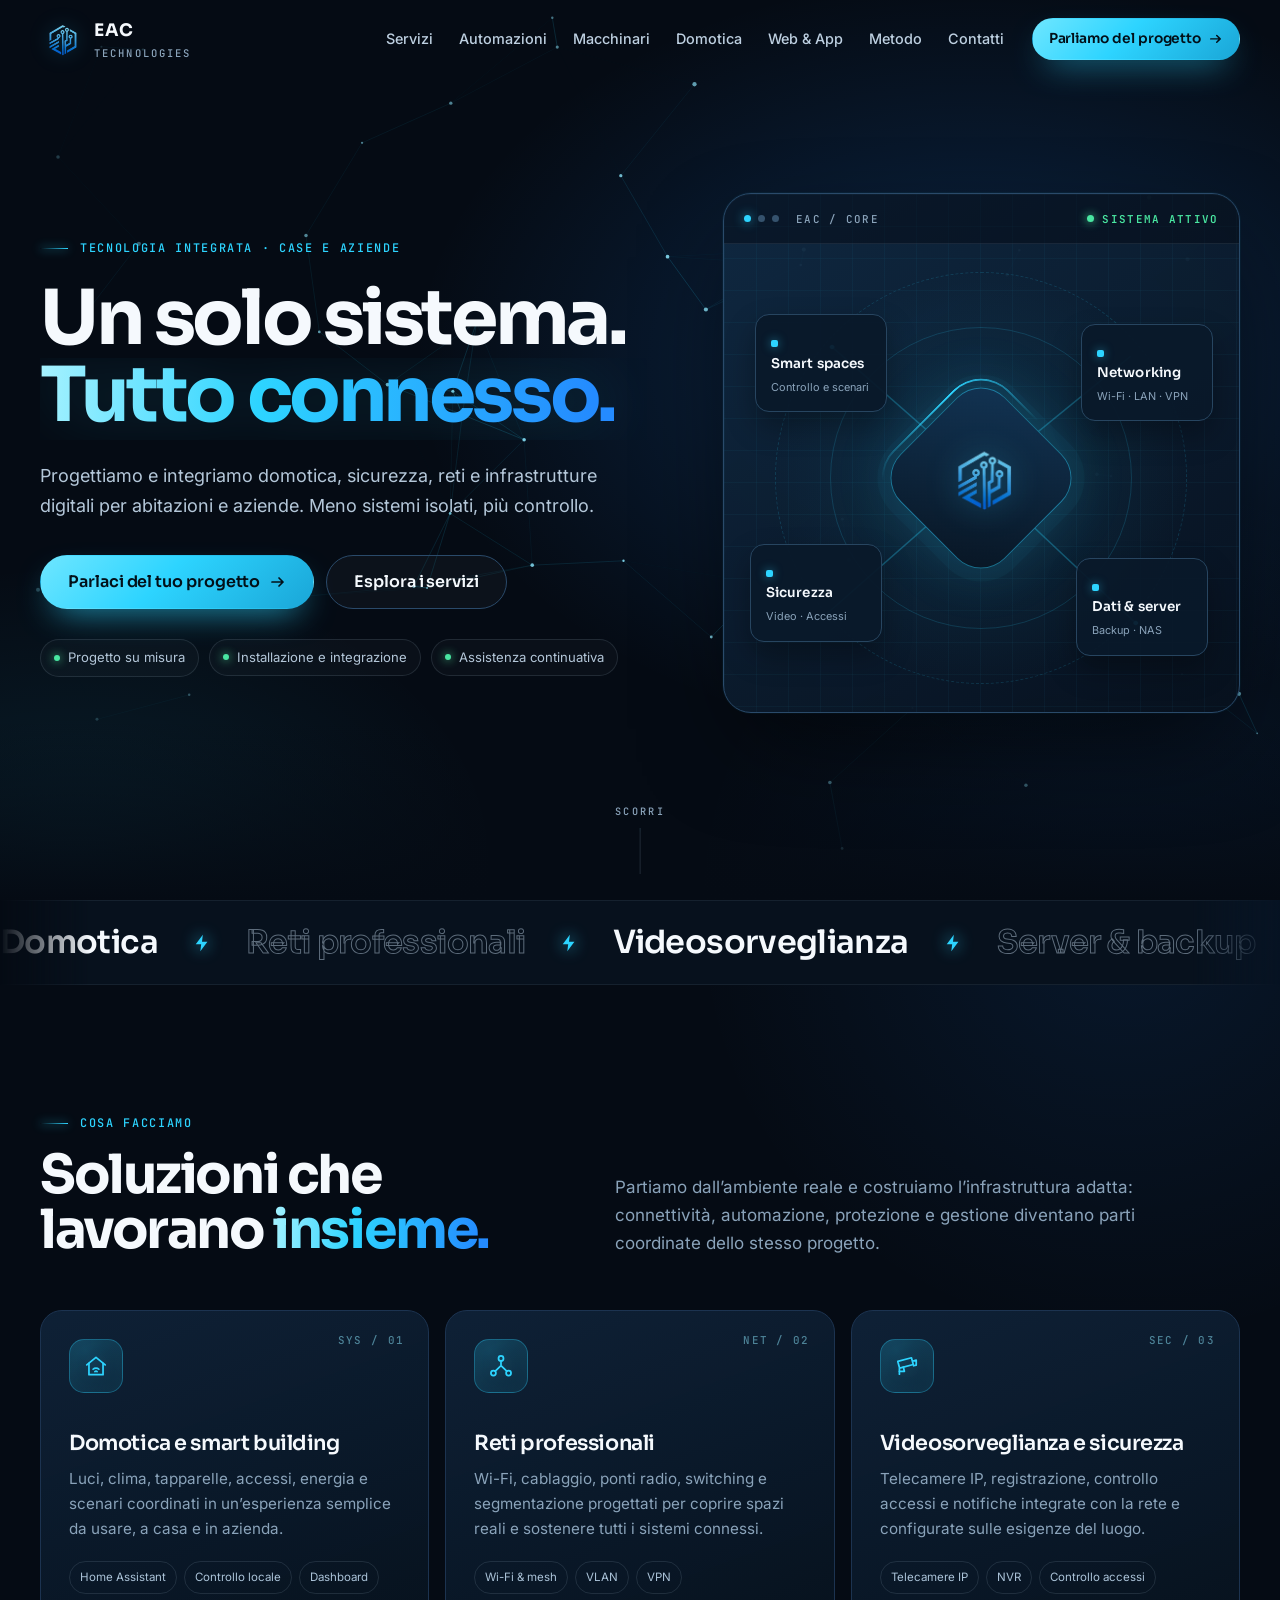
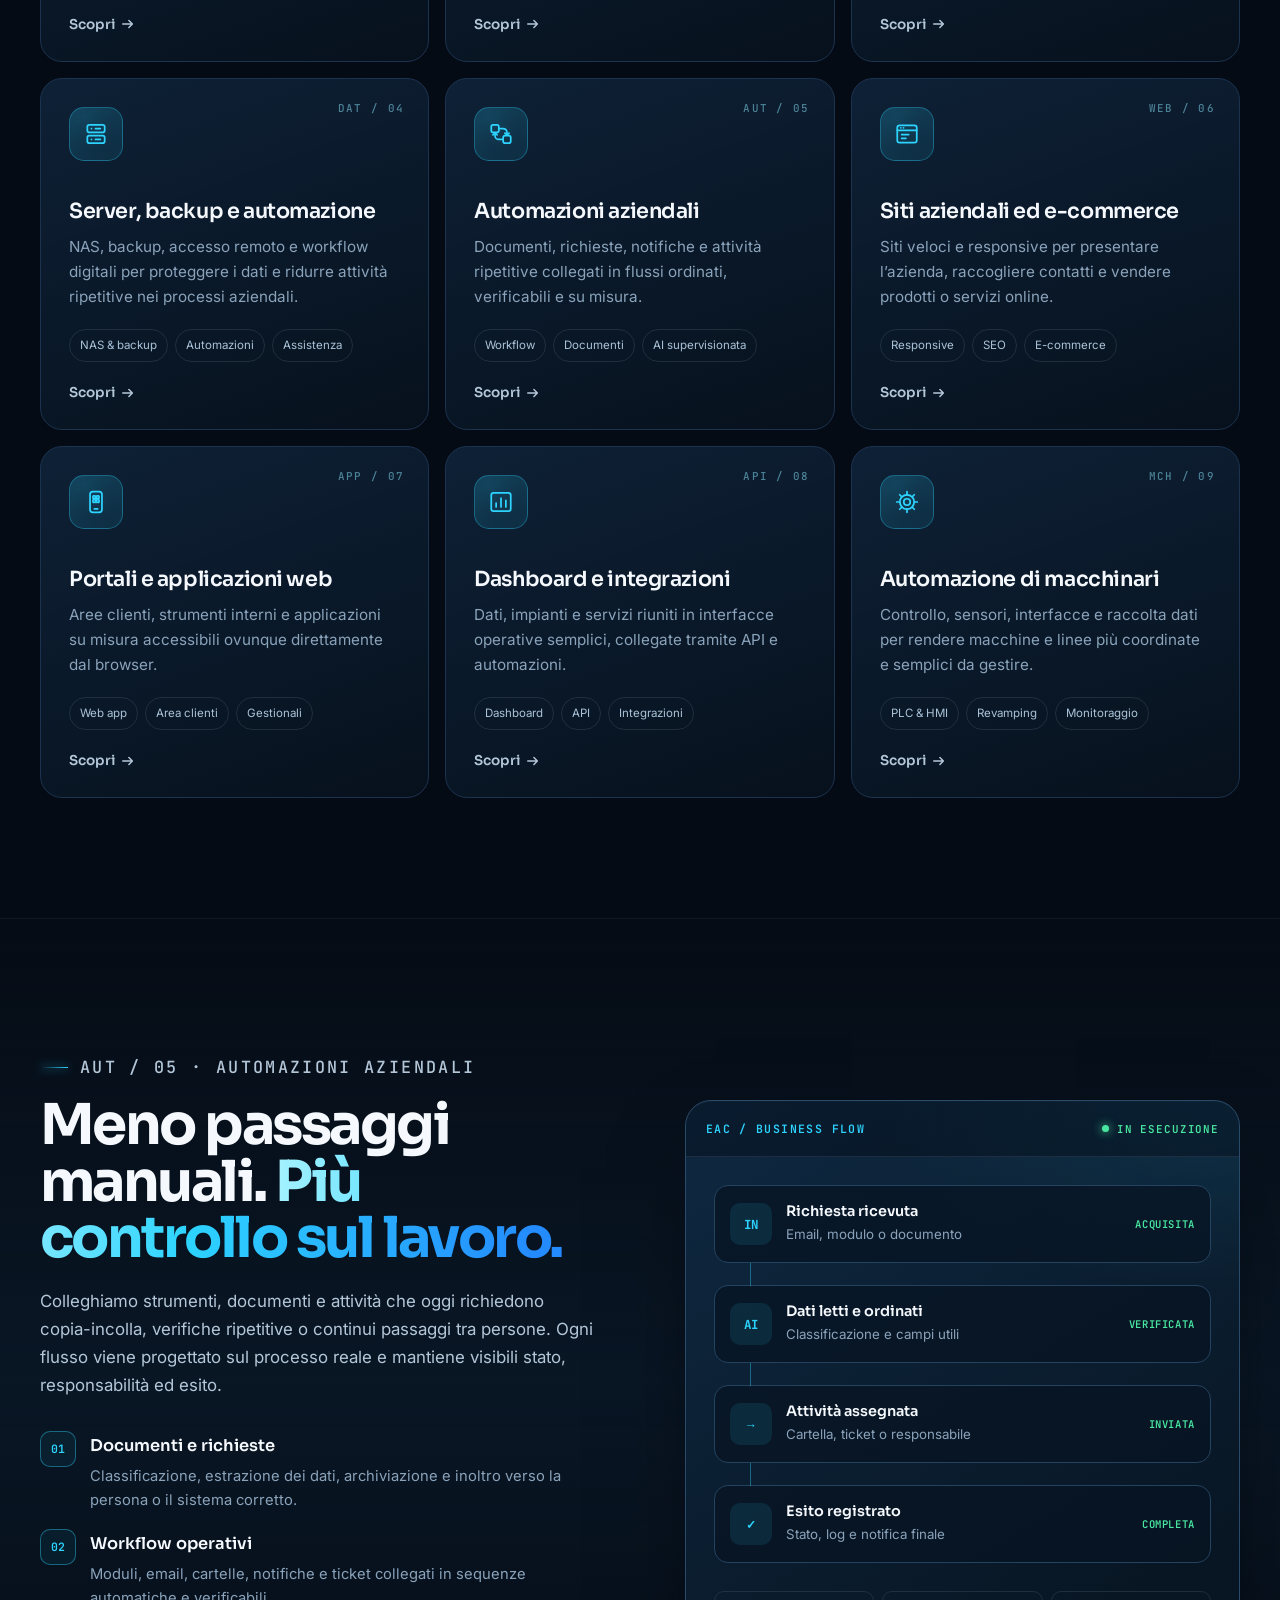
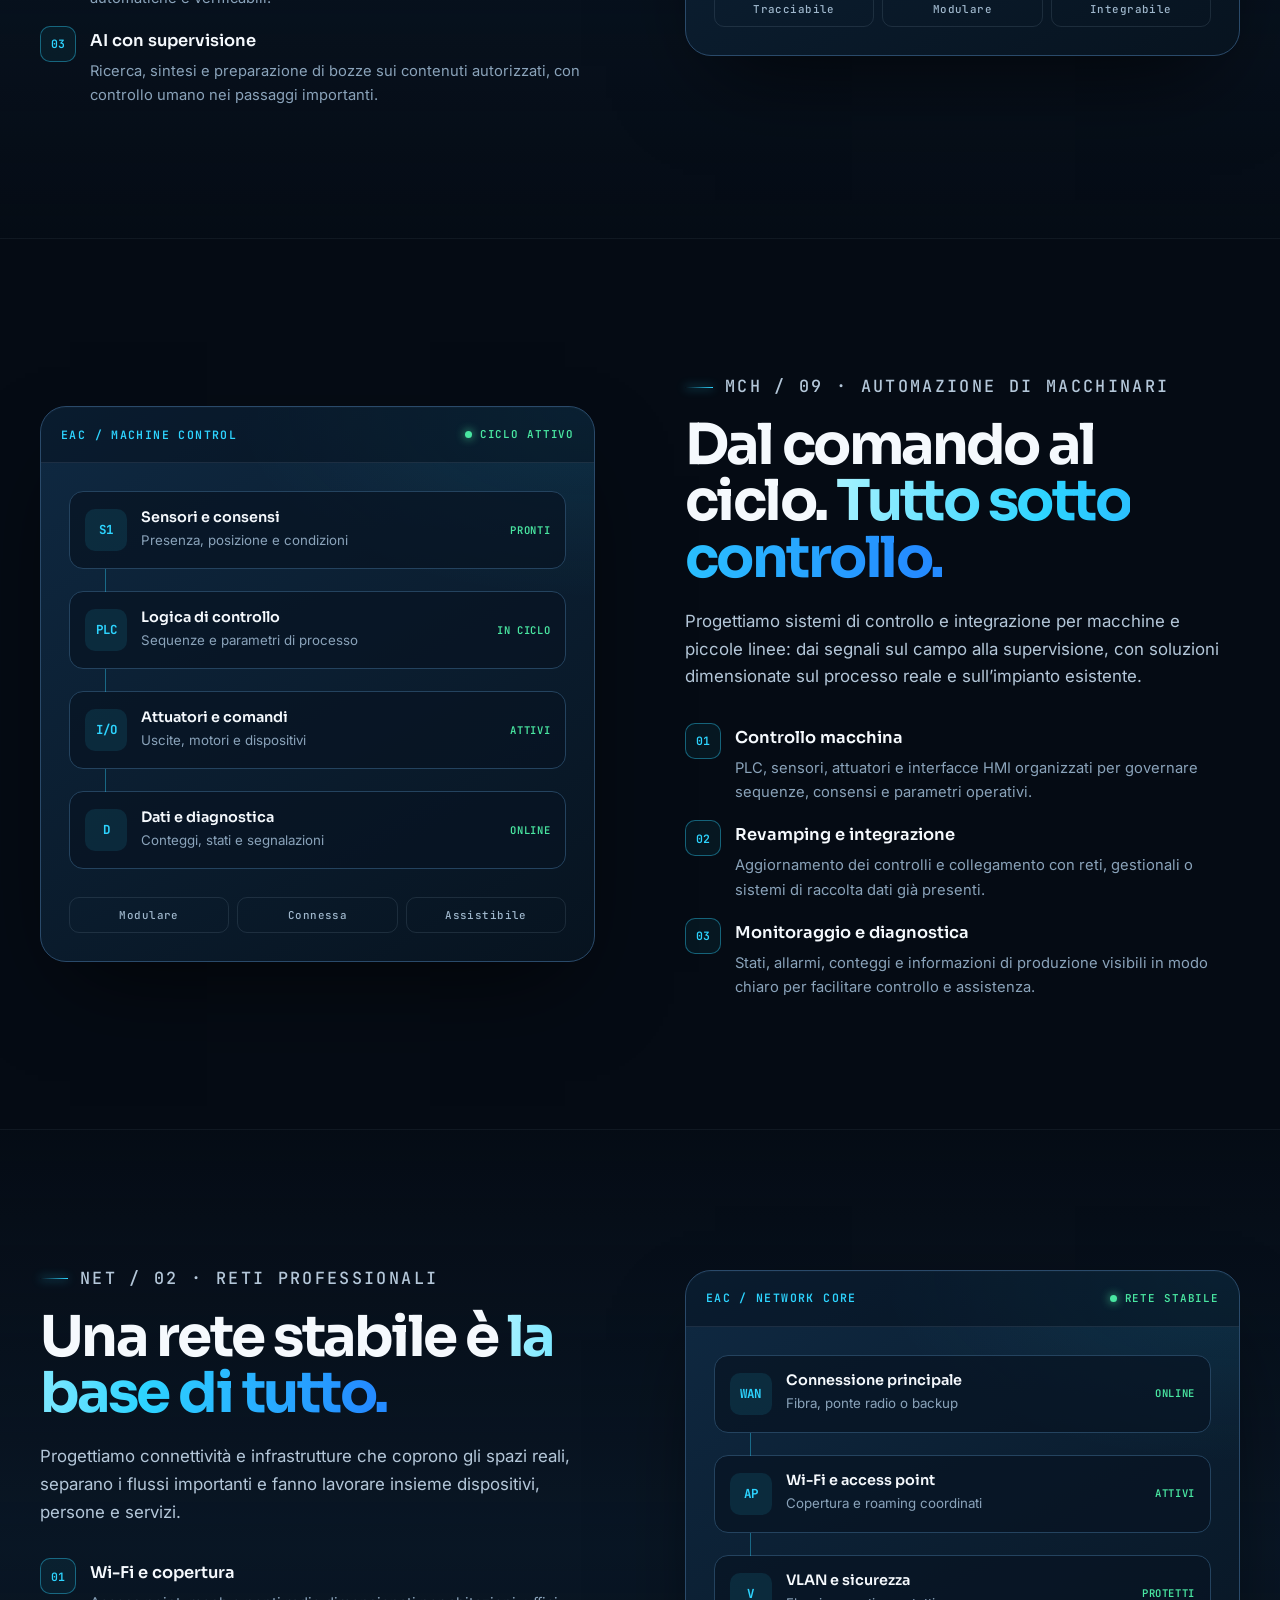
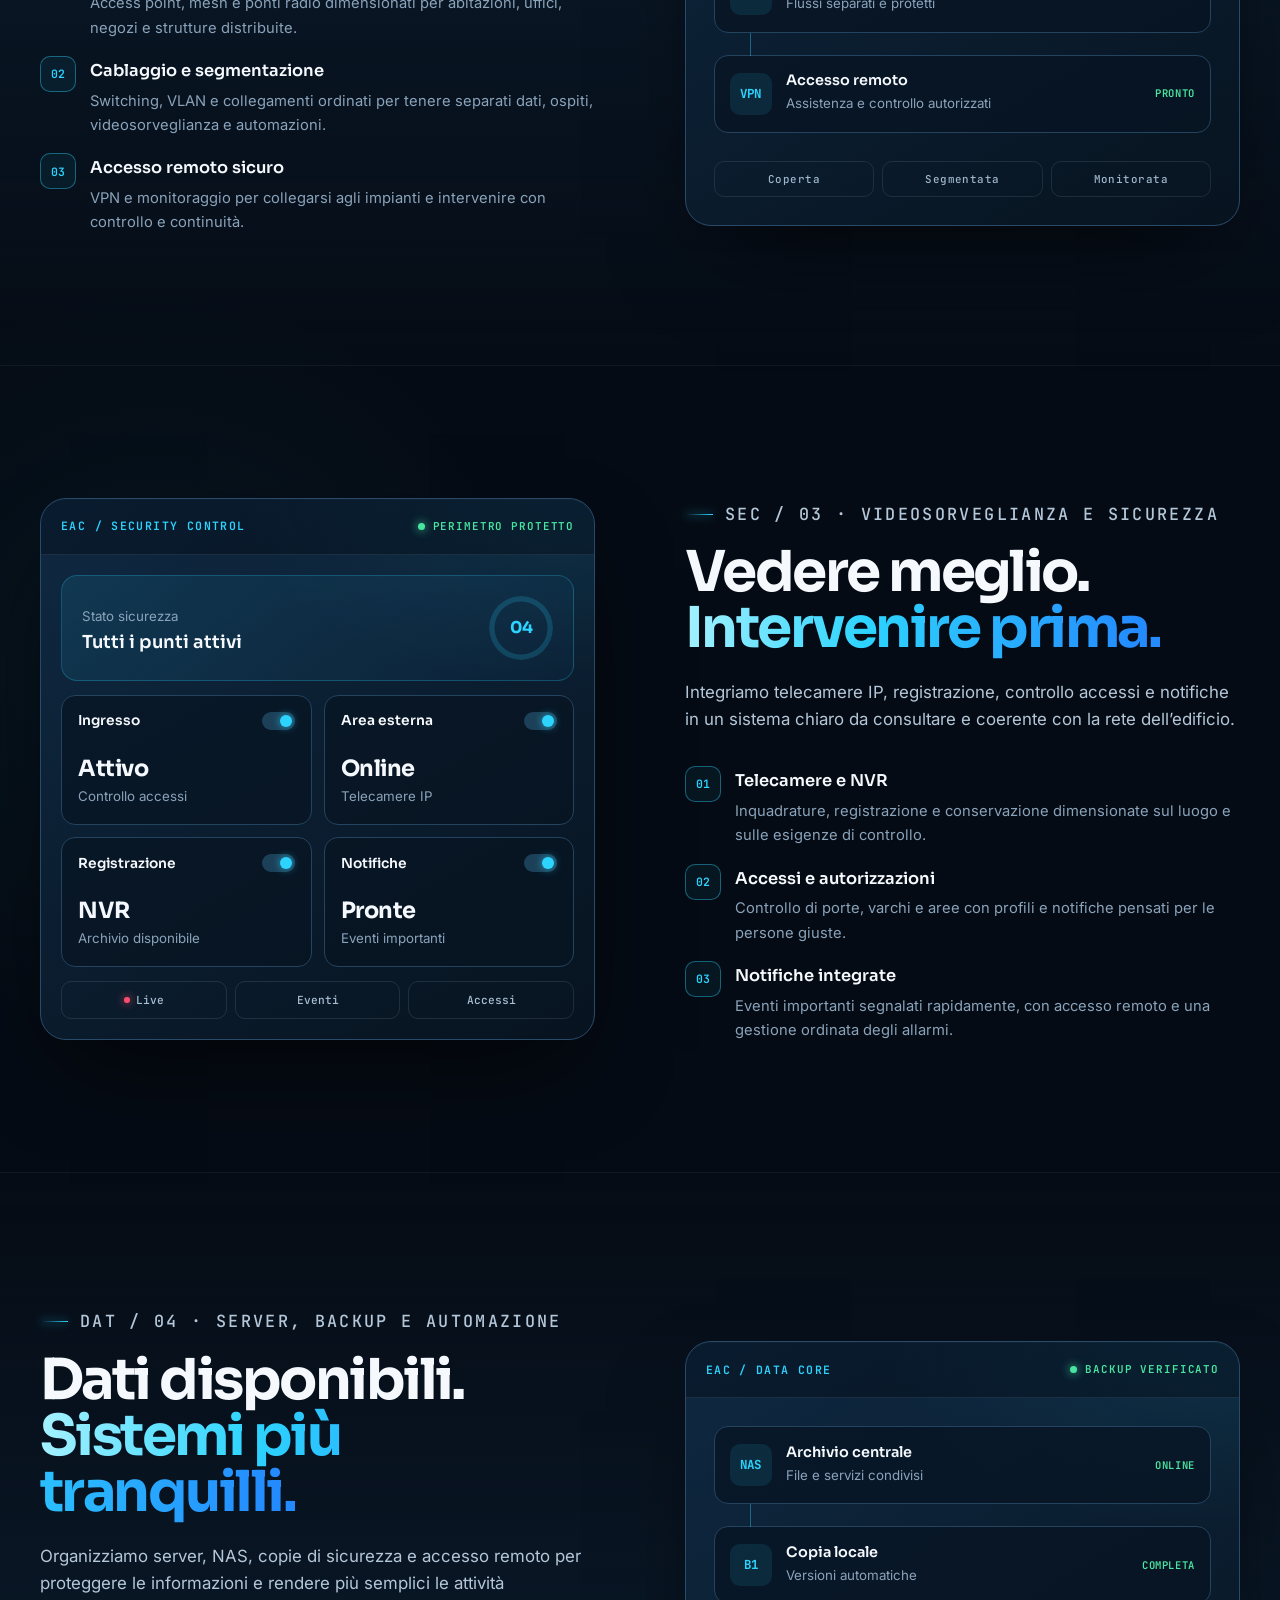
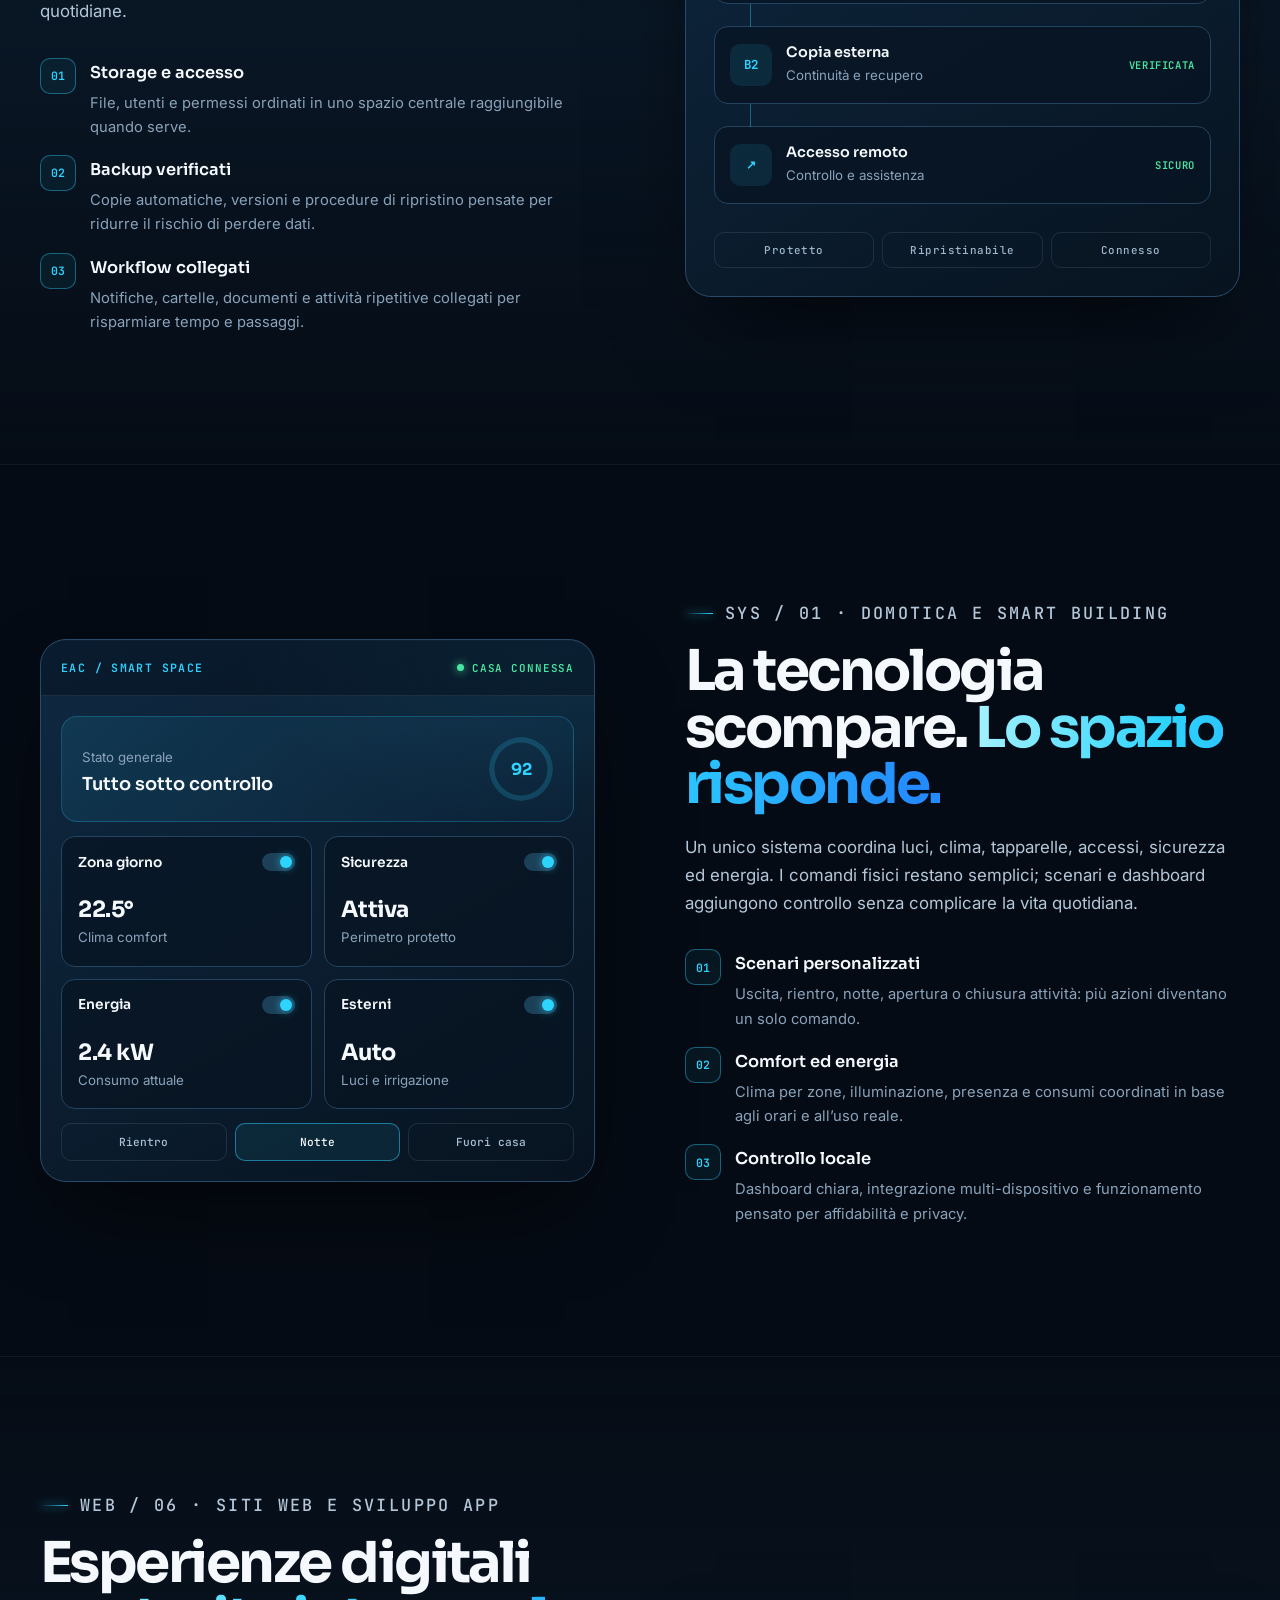
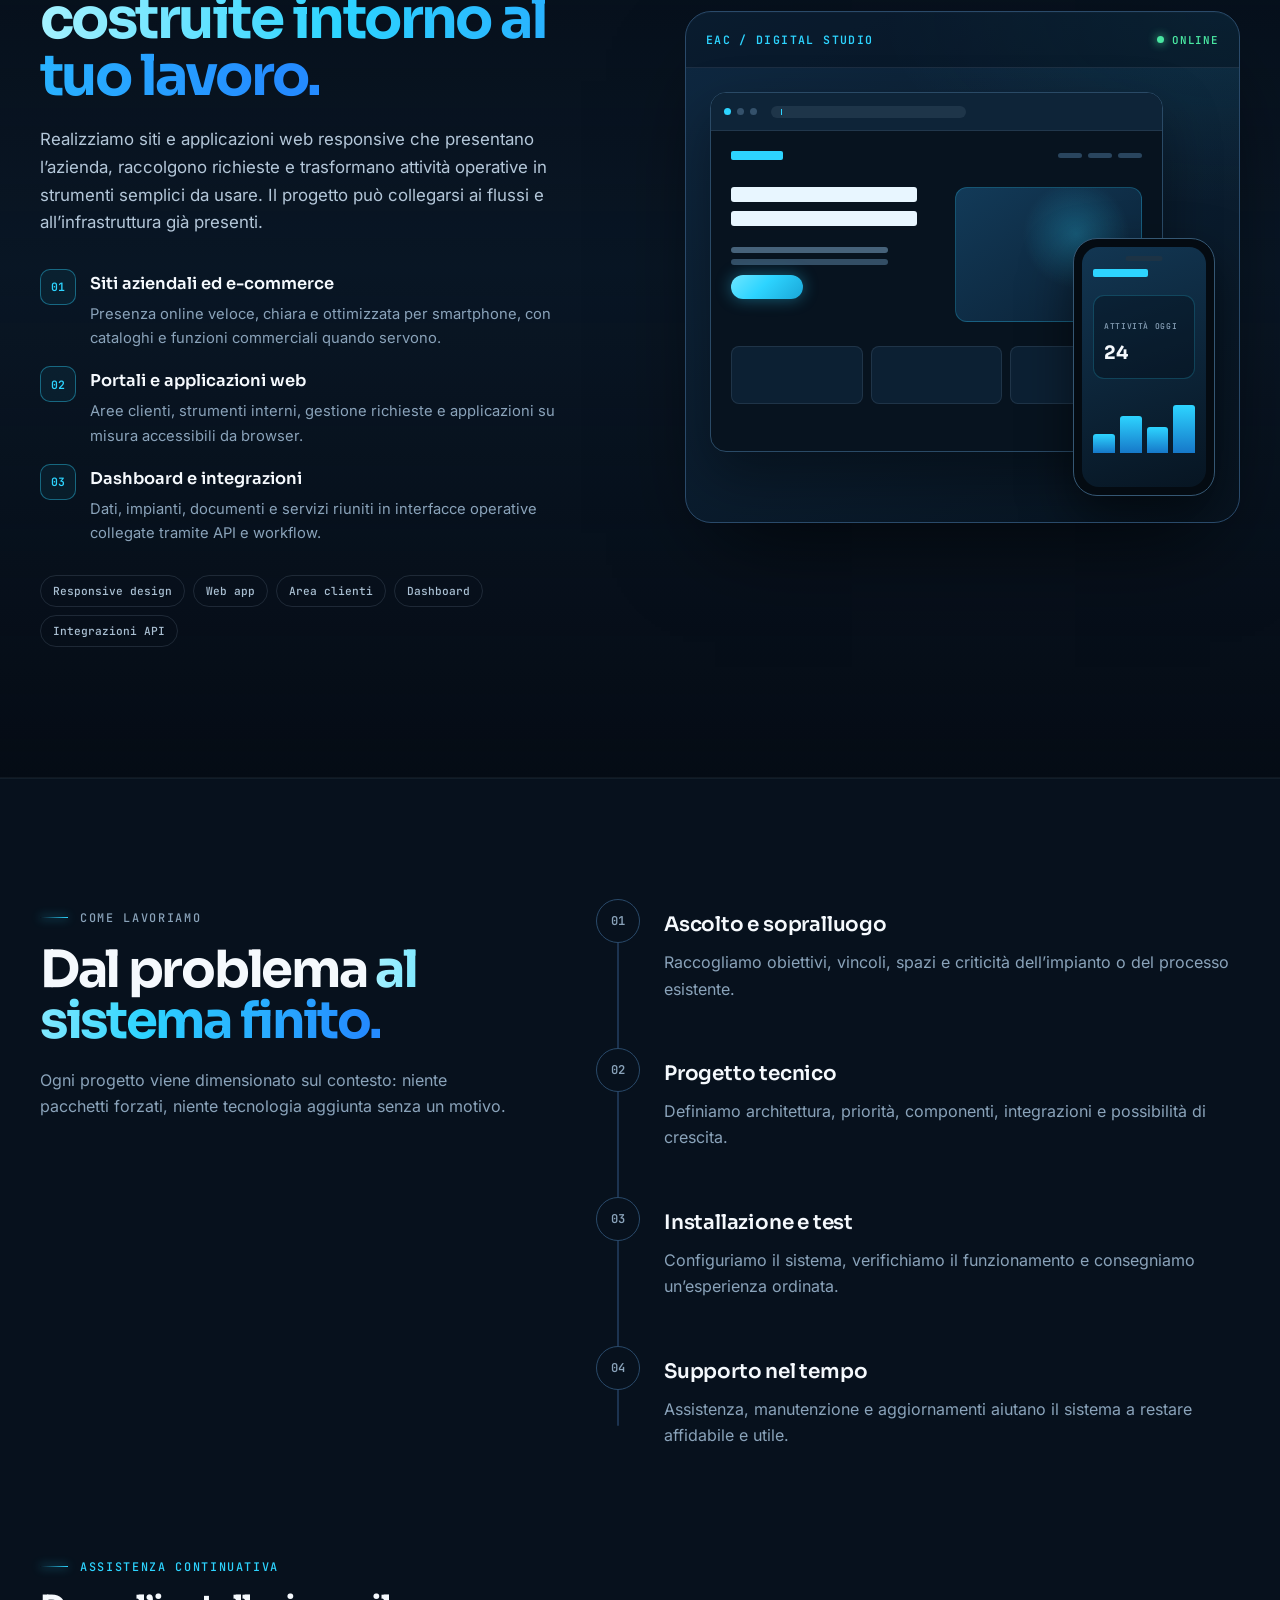
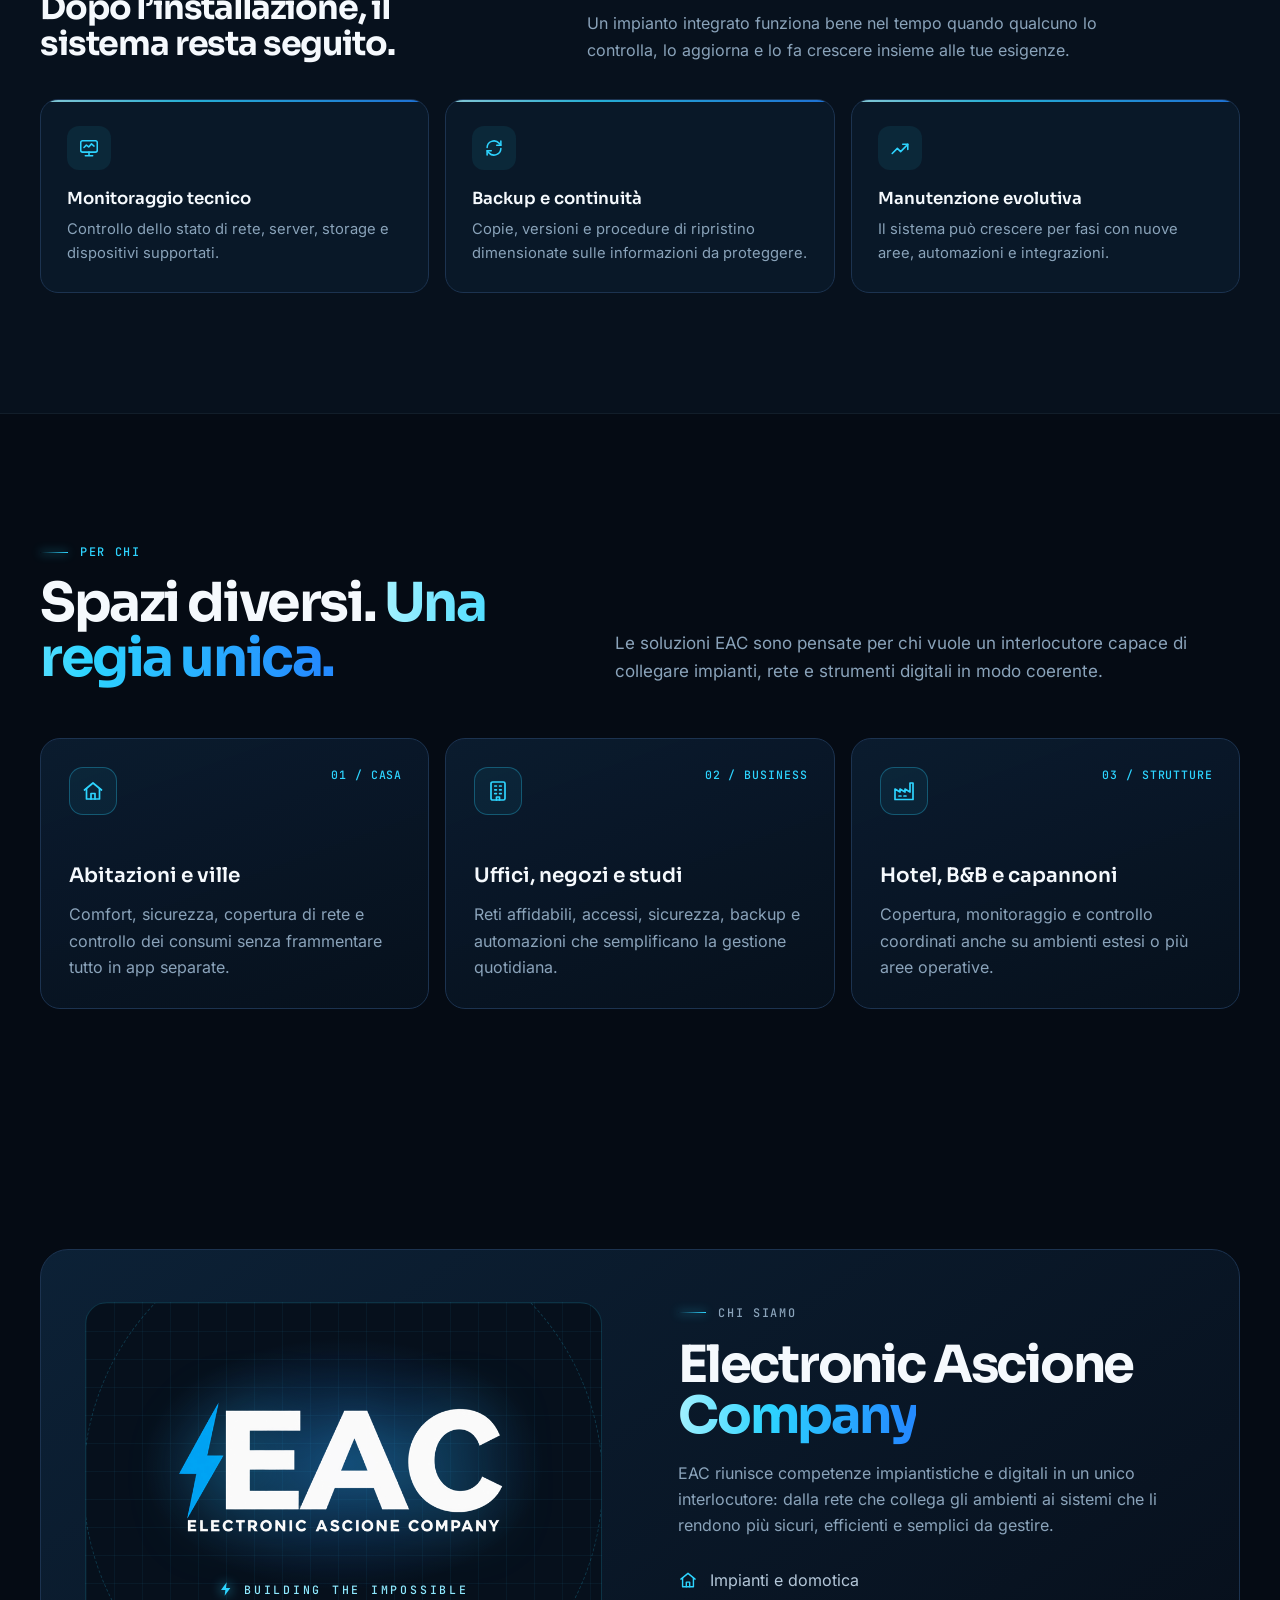
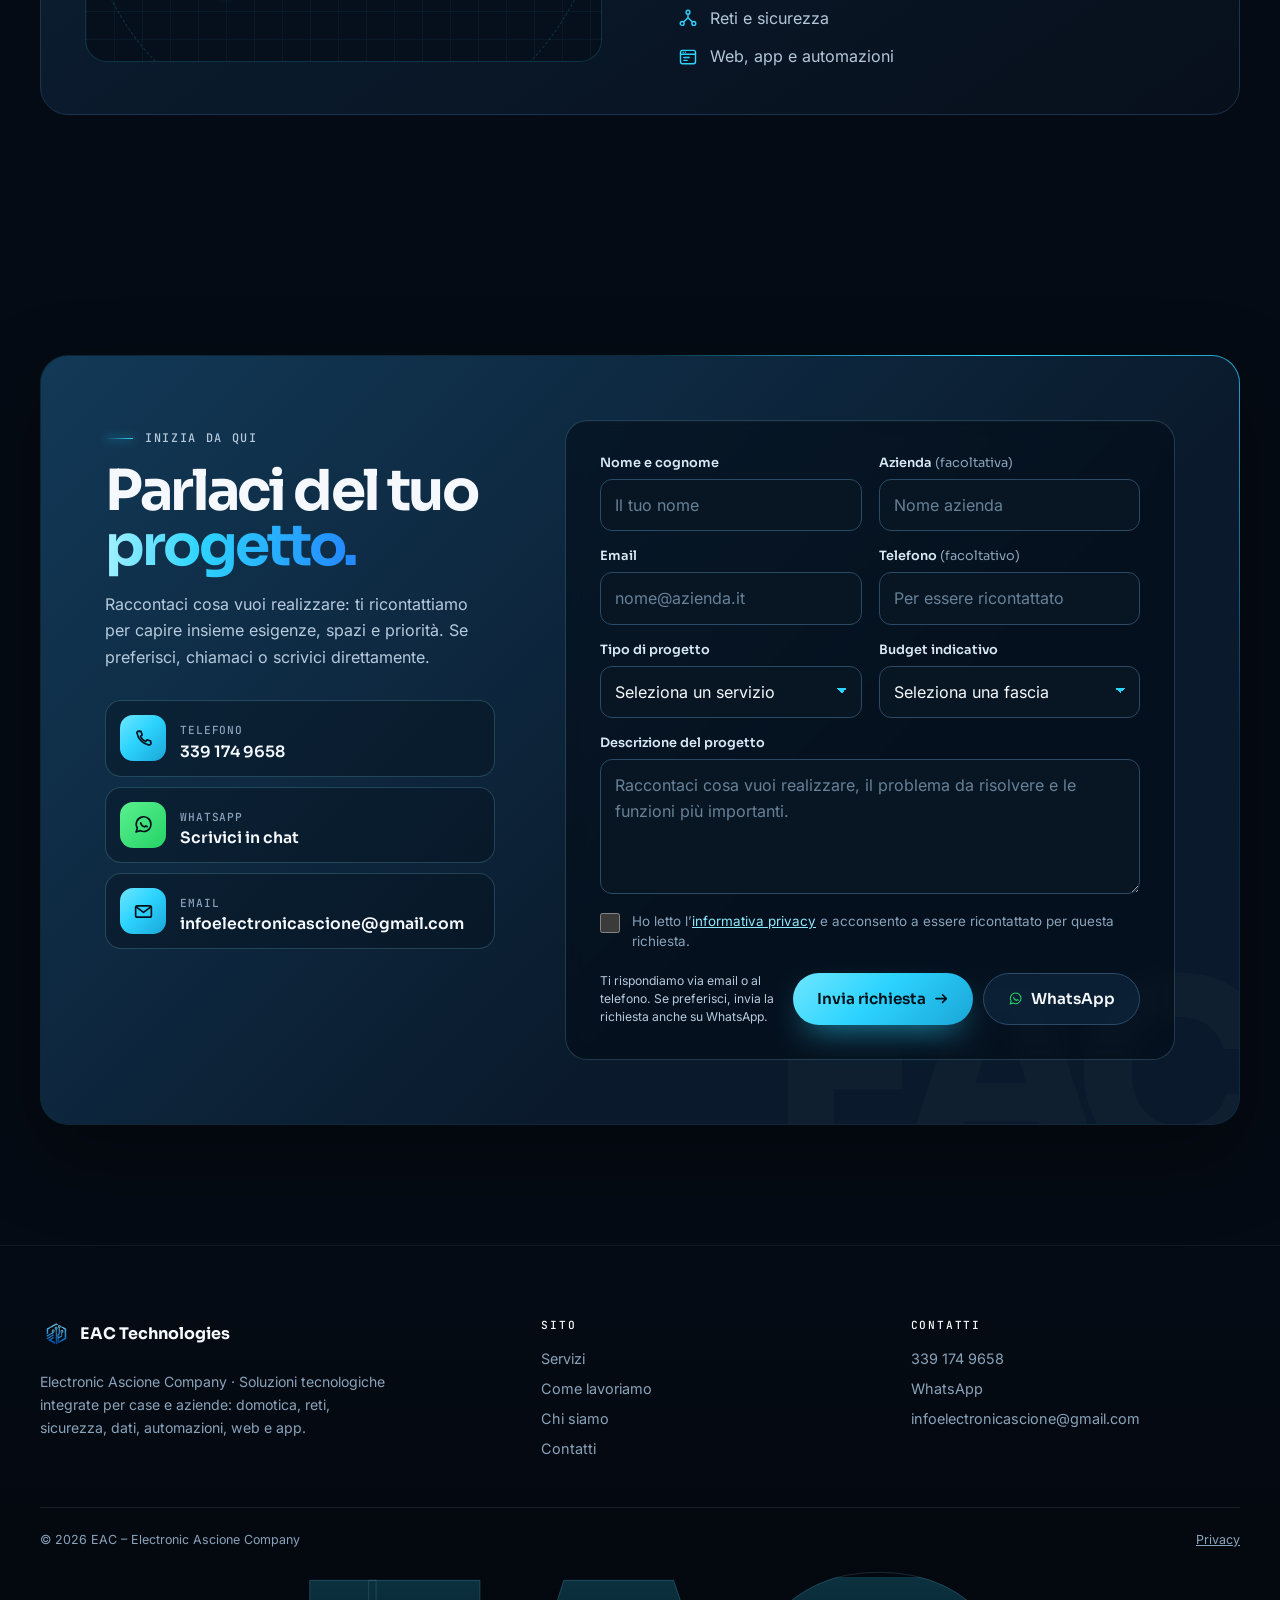
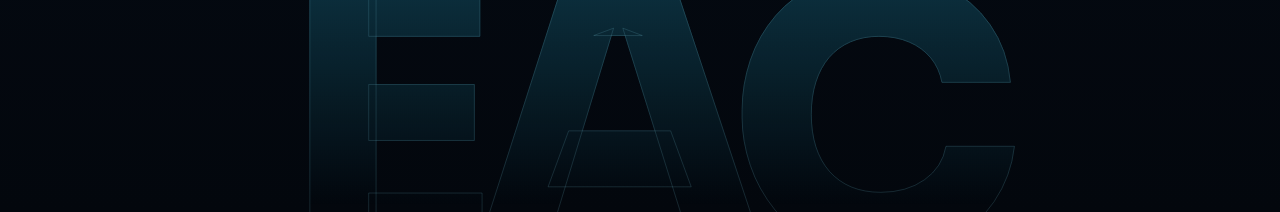
<file: index.html>
<!doctype html>
<html lang="it">
<head>
  <meta charset="utf-8">
  <script>/* animazioni attive; introduzione solo alla prima visita */document.documentElement.classList.add('js');try{if(!sessionStorage.getItem('eac-intro')&&!matchMedia('(prefers-reduced-motion: reduce)').matches)document.documentElement.classList.add('intro')}catch(e){}</script>
  <meta name="viewport" content="width=device-width, initial-scale=1">
  <meta name="theme-color" content="#050b14">
  <title>EAC Technologies | Sistemi integrati per case e aziende</title>
  <meta name="description" content="EAC Technologies progetta e integra domotica, reti, videosorveglianza, backup, automazioni, siti web e app per case e aziende. Un solo interlocutore, tutto connesso.">
  <link rel="canonical" href="https://eacweb.vercel.app/">

  <meta property="og:type" content="website">
  <meta property="og:site_name" content="EAC Technologies">
  <meta property="og:locale" content="it_IT">
  <meta property="og:url" content="https://eacweb.vercel.app/">
  <meta property="og:title" content="EAC Technologies | Un solo sistema. Tutto connesso.">
  <meta property="og:description" content="Domotica, reti, videosorveglianza, server e backup, automazioni, siti web e app: progettiamo e integriamo sistemi per case e aziende.">
  <meta property="og:image" content="https://eacweb.vercel.app/media/og-eac.jpg">
  <meta property="og:image:width" content="1200">
  <meta property="og:image:height" content="630">
  <meta property="og:image:alt" content="EAC Electronic Ascione Company - Un solo sistema. Tutto connesso.">
  <meta name="twitter:card" content="summary_large_image">

  <link rel="icon" type="image/png" href="media/favicon.png">
  <link rel="apple-touch-icon" href="media/apple-touch-icon.png">
  <link rel="preload" href="assets/fonts/sora-latin.woff2" as="font" type="font/woff2" crossorigin>
  <link rel="preload" href="assets/fonts/inter-latin.woff2" as="font" type="font/woff2" crossorigin>
  <link rel="stylesheet" href="assets/fonts.css?v=1">
  <link rel="stylesheet" href="assets/style.css?v=2">

  <script type="application/ld+json">
  {
    "@context": "https://schema.org",
    "@type": "Organization",
    "name": "EAC Technologies",
    "alternateName": "Electronic Ascione Company",
    "url": "https://eacweb.vercel.app/",
    "logo": "https://eacweb.vercel.app/media/eac-mark.png",
    "email": "infoelectronicascione@gmail.com",
    "telephone": "+39 339 174 9658",
    "contactPoint": {
      "@type": "ContactPoint",
      "contactType": "customer service",
      "telephone": "+39 339 174 9658",
      "email": "infoelectronicascione@gmail.com",
      "availableLanguage": "Italian"
    },
    "knowsAbout": ["Domotica", "Smart building", "Reti professionali", "Videosorveglianza", "Server e backup", "Automazioni aziendali", "Automazione di macchinari", "Siti web ed e-commerce", "Applicazioni web"]
  }
  </script>
</head>
<body class="has-cta">
  <svg width="0" height="0" style="position:absolute" aria-hidden="true" focusable="false">
    <symbol id="arrow" viewBox="0 0 16 16"><path d="M2 8h11M9 4l4 4-4 4"/></symbol>
    <symbol id="arrow-down" viewBox="0 0 16 16"><path d="M8 2v11M4 9l4 4 4-4"/></symbol>
    <symbol id="arrow-up" viewBox="0 0 16 16"><path d="M8 14V3M4 7l4-4 4 4"/></symbol>
    <symbol id="bolt" viewBox="0 0 24 24"><path class="solid" d="M13 2L4.5 13.5H11L10 22l8.5-11.5H12z"/></symbol>
    <symbol id="i-home" viewBox="0 0 24 24"><path d="M3.5 11L12 4l8.5 7"/><path d="M5.5 9.5V20h13V9.5"/><path d="M9.3 15a3.8 3.8 0 015.4 0"/><path d="M11 17.2a1.4 1.4 0 012 0"/></symbol>
    <symbol id="i-net" viewBox="0 0 24 24"><circle cx="12" cy="5" r="2.3"/><circle cx="5" cy="18.5" r="2.3"/><circle cx="19" cy="18.5" r="2.3"/><path d="M12 7.3v4.4M12 11.7l-5.3 5M12 11.7l5.3 5"/></symbol>
    <symbol id="i-cam" viewBox="0 0 24 24"><path d="M3.5 7.8l12.6-3.4 1.7 6.2-12.6 3.4z"/><path d="M17.5 7.4l3-.8v4.6l-2.4.6"/><path d="M8.6 13l1 3.9H5"/><path d="M5 14.6v5"/></symbol>
    <symbol id="i-server" viewBox="0 0 24 24"><rect x="4" y="3.5" width="16" height="7" rx="1.8"/><rect x="4" y="13.5" width="16" height="7" rx="1.8"/><path d="M7.8 7h.01M7.8 17h.01M11.5 7H16M11.5 17H16"/></symbol>
    <symbol id="i-flow" viewBox="0 0 24 24"><rect x="3" y="3.5" width="7" height="7" rx="1.8"/><rect x="14" y="13.5" width="7" height="7" rx="1.8"/><path d="M10 7h4a3.5 3.5 0 013.5 3.5V13"/><path d="M14 17h-4a3.5 3.5 0 01-3.5-3.5V11"/><path d="M15.6 11.2l1.9 1.9 1.9-1.9M8.4 12.8L6.5 10.9l-1.9 1.9"/></symbol>
    <symbol id="i-web" viewBox="0 0 24 24"><rect x="3" y="4" width="18" height="16" rx="2.2"/><path d="M3 8.6h18M6.3 6.3h.01M8.8 6.3h.01M7 12.5h6.5M7 16h4"/></symbol>
    <symbol id="i-app" viewBox="0 0 24 24"><rect x="6.5" y="2.5" width="11" height="19" rx="2.6"/><path d="M10.5 18.4h3"/><rect x="9.2" y="6.3" width="2.4" height="2.4" rx=".6"/><rect x="12.4" y="6.3" width="2.4" height="2.4" rx=".6"/><rect x="9.2" y="9.9" width="2.4" height="2.4" rx=".6"/><rect x="12.4" y="9.9" width="2.4" height="2.4" rx=".6"/></symbol>
    <symbol id="i-chart" viewBox="0 0 24 24"><rect x="3" y="3.5" width="18" height="17" rx="2.2"/><path d="M7.5 16.5v-3.5M12 16.5V8.5M16.5 16.5v-6"/></symbol>
    <symbol id="i-gear" viewBox="0 0 24 24"><circle cx="12" cy="12" r="3"/><path d="M12 2.5v2.7M12 18.8v2.7M21.5 12h-2.7M5.2 12H2.5M18.7 5.3l-1.9 1.9M7.2 16.8l-1.9 1.9M18.7 18.7l-1.9-1.9M7.2 7.2L5.3 5.3"/><circle cx="12" cy="12" r="6.6"/></symbol>
    <symbol id="i-phone" viewBox="0 0 24 24"><path d="M6.6 3.5l2.6.4 1.3 4-2 1.6a12 12 0 006 6l1.6-2 4 1.3.4 2.6a2 2 0 01-2 2.1A17.5 17.5 0 014.5 5.5a2 2 0 012.1-2z"/></symbol>
    <symbol id="i-chat" viewBox="0 0 24 24"><path d="M20.5 11.6a8.4 8.4 0 01-12.3 7.4L3.5 20.5 5 16.1a8.4 8.4 0 1115.5-4.5z"/><path d="M8.8 10.2c.3 1.9 2.5 4 4.6 4.6l1.2-1.2 1.8.9"/></symbol>
    <symbol id="i-mail" viewBox="0 0 24 24"><rect x="3" y="5.5" width="18" height="13" rx="2"/><path d="M4 7l8 6 8-6"/></symbol>
    <symbol id="i-house" viewBox="0 0 24 24"><path d="M3.5 11L12 4l8.5 7"/><path d="M5.5 9.5V20h13V9.5"/><path d="M10 20v-5.5h4V20"/></symbol>
    <symbol id="i-office" viewBox="0 0 24 24"><rect x="5" y="3" width="14" height="18" rx="1.6"/><path d="M8.8 7h1.6M13.6 7h1.6M8.8 10.8h1.6M13.6 10.8h1.6M8.8 14.6h1.6M13.6 14.6h1.6M10.5 21v-3h3v3"/></symbol>
    <symbol id="i-factory" viewBox="0 0 24 24"><path d="M3 20.5V10l5 3v-3l5 3v-3l5 3V4h3v16.5z"/><path d="M7 17h2M12 17h2"/></symbol>
    <symbol id="i-monitor" viewBox="0 0 24 24"><rect x="3" y="4" width="18" height="12.5" rx="2"/><path d="M8 20.5h8M12 16.5v4"/><path d="M6.5 11.5l2.6-2.6 2.6 2 3-3.4 2.8 2.4"/></symbol>
    <symbol id="i-backup" viewBox="0 0 24 24"><path d="M4.5 11.5a7.5 7.5 0 0113-4.8L19.5 9"/><path d="M19.5 4.5V9H15"/><path d="M19.5 12.5a7.5 7.5 0 01-13 4.8L4.5 15"/><path d="M4.5 19.5V15H9"/></symbol>
    <symbol id="i-grow" viewBox="0 0 24 24"><path d="M3.5 18l5.6-5.6 3.6 3.6L20.5 8"/><path d="M15 8h5.5v5.5"/></symbol>
  </svg>

  <a class="skip-link" href="#inizio">Vai al contenuto</a>

  <div class="loader" id="loader" aria-hidden="true">
    <div class="loader-in">
      <img src="media/eac-mark.png" alt="" width="168" height="157">
      <div class="loader-bar"><i id="loaderBar"></i></div>
      <div class="loader-txt"><span id="loaderTxt">Connessione</span><b id="loaderPct">0%</b></div>
    </div>
  </div>
  <div class="progress" aria-hidden="true"><i id="progress"></i></div>

  <header class="topbar" id="topbar">
    <div class="shell nav">
      <a class="brand" href="#inizio" aria-label="EAC Technologies, torna all'inizio">
        <img src="media/eac-mark.png" alt="" width="42" height="39">
        <span class="brand-copy"><strong>EAC</strong><span>Technologies</span></span>
      </a>
      <nav class="nav-links" id="site-nav" aria-label="Navigazione principale">
        <a href="#servizi">Servizi</a>
        <a href="#automazioni">Automazioni</a>
        <a href="#automazione-macchinari">Macchinari</a>
        <a href="#domotica">Domotica</a>
        <a href="#webapp">Web &amp; App</a>
        <a href="#metodo">Metodo</a>
        <a href="#contatti">Contatti</a>
        <span class="nav-ind" id="navInd" aria-hidden="true"></span>
      </nav>
      <a class="button sm magnetic nav-cta" href="#contatti">Parliamo del progetto <svg class="ico"><use href="#arrow"/></svg></a>
      <button class="burger" id="burger" type="button" aria-label="Apri menu" aria-expanded="false" aria-controls="mnav"><i></i><i></i></button>
    </div>
  </header>

  <div class="mnav" id="mnav" aria-hidden="true" inert>
    <nav class="mnav-links" aria-label="Menu">
      <a href="#servizi"><span>01</span>Servizi</a>
      <a href="#automazioni"><span>02</span>Automazioni</a>
      <a href="#automazione-macchinari"><span>03</span>Macchinari</a>
      <a href="#domotica"><span>04</span>Domotica</a>
      <a href="#webapp"><span>05</span>Web &amp; App</a>
      <a href="#metodo"><span>06</span>Metodo</a>
      <a href="#contatti"><span>07</span>Contatti</a>
    </nav>
    <div class="mnav-foot">
      <a href="tel:+393391749658"><svg class="ico"><use href="#i-phone"/></svg>339 174 9658</a>
      <a href="mailto:infoelectronicascione@gmail.com"><svg class="ico"><use href="#i-mail"/></svg>infoelectronicascione@gmail.com</a>
    </div>
  </div>

  <main id="inizio">
    <section class="hero">
      <canvas class="hero-net" id="heroNet" aria-hidden="true"></canvas>
      <div class="hero-glow" aria-hidden="true"></div>
      <div class="shell hero-grid">
        <div class="hero-copy">
          <p class="kicker hero-k">Tecnologia integrata · case e aziende</p>
          <h1 class="hero-t"><span class="ln"><span style="--d:0s">Un solo sistema.</span></span><span class="ln"><span style="--d:.14s">Tutto connesso.</span></span></h1>
          <p class="hero-lead">Progettiamo e integriamo domotica, sicurezza, reti e infrastrutture digitali per abitazioni e aziende. Meno sistemi isolati, più controllo.</p>
          <div class="hero-actions">
            <a class="button lg magnetic" href="#contatti">Parlaci del tuo progetto <svg class="ico"><use href="#arrow"/></svg></a>
            <a class="button ghost lg" href="#servizi">Esplora i servizi</a>
          </div>
          <ul class="hero-notes" aria-label="Punti chiave">
            <li>Progetto su misura</li>
            <li>Installazione e integrazione</li>
            <li>Assistenza continuativa</li>
          </ul>
        </div>

        <div class="hero-visual">
          <div class="system-card tilt" role="img" aria-label="Schema EAC che collega domotica, rete, sicurezza e dati">
            <div class="card-top"><i></i><i></i><i></i><b>EAC / CORE</b><span>SISTEMA ATTIVO</span></div>
            <div class="diagram">
              <svg class="links" viewBox="0 0 100 100" preserveAspectRatio="none" aria-hidden="true">
                <path pathLength="100" d="M50 50L21 22"/><path pathLength="100" d="M50 50L79 24"/><path pathLength="100" d="M50 50L20 79"/><path pathLength="100" d="M50 50L80 81"/>
                <path class="pulse" pathLength="100" d="M50 50L21 22"/><path class="pulse" pathLength="100" d="M50 50L79 24"/><path class="pulse" pathLength="100" d="M50 50L20 79"/><path class="pulse" pathLength="100" d="M50 50L80 81"/>
              </svg>
              <div class="core"><img src="media/eac-mark.png" alt="" width="168" height="157"></div>
              <div class="node n1"><b>Smart spaces</b><small>Controllo e scenari</small></div>
              <div class="node n2"><b>Networking</b><small>Wi-Fi · LAN · VPN</small></div>
              <div class="node n3"><b>Sicurezza</b><small>Video · Accessi</small></div>
              <div class="node n4"><b>Dati &amp; server</b><small>Backup · NAS</small></div>
            </div>
          </div>
        </div>
      </div>
      <a class="scroll-cue" href="#servizi" aria-label="Scorri ai servizi"><span>Scorri</span><i></i></a>
    </section>

    <div class="marquee" aria-hidden="true">
      <div class="mq-track">
        <span>Domotica</span><svg class="ico fill"><use href="#bolt"/></svg><span>Reti professionali</span><svg class="ico fill"><use href="#bolt"/></svg><span>Videosorveglianza</span><svg class="ico fill"><use href="#bolt"/></svg><span>Server &amp; backup</span><svg class="ico fill"><use href="#bolt"/></svg><span>Automazioni</span><svg class="ico fill"><use href="#bolt"/></svg><span>Macchinari</span><svg class="ico fill"><use href="#bolt"/></svg><span>Siti web</span><svg class="ico fill"><use href="#bolt"/></svg><span>App &amp; portali</span><svg class="ico fill"><use href="#bolt"/></svg>
        <span>Domotica</span><svg class="ico fill"><use href="#bolt"/></svg><span>Reti professionali</span><svg class="ico fill"><use href="#bolt"/></svg><span>Videosorveglianza</span><svg class="ico fill"><use href="#bolt"/></svg><span>Server &amp; backup</span><svg class="ico fill"><use href="#bolt"/></svg><span>Automazioni</span><svg class="ico fill"><use href="#bolt"/></svg><span>Macchinari</span><svg class="ico fill"><use href="#bolt"/></svg><span>Siti web</span><svg class="ico fill"><use href="#bolt"/></svg><span>App &amp; portali</span><svg class="ico fill"><use href="#bolt"/></svg>
      </div>
    </div>

    <section id="servizi">
      <div class="shell">
        <div class="section-head" data-reveal>
          <div><p class="kicker">Cosa facciamo</p><h2>Soluzioni che lavorano <em>insieme.</em></h2></div>
          <p>Partiamo dall’ambiente reale e costruiamo l’infrastruttura adatta: connettività, automazione, protezione e gestione diventano parti coordinate dello stesso progetto.</p>
        </div>
        <div class="services-grid" data-stagger>
          <a class="service-card spot" data-code="SYS / 01" href="#domotica" data-reveal>
            <span class="service-icon"><svg class="ico"><use href="#i-home"/></svg></span>
            <h3>Domotica e smart building</h3>
            <p>Luci, clima, tapparelle, accessi, energia e scenari coordinati in un’esperienza semplice da usare, a casa e in azienda.</p>
            <ul><li>Home Assistant</li><li>Controllo locale</li><li>Dashboard</li></ul>
            <span class="more">Scopri <svg class="ico"><use href="#arrow"/></svg></span>
          </a>
          <a class="service-card spot" data-code="NET / 02" href="#reti-professionali" data-reveal>
            <span class="service-icon"><svg class="ico"><use href="#i-net"/></svg></span>
            <h3>Reti professionali</h3>
            <p>Wi-Fi, cablaggio, ponti radio, switching e segmentazione progettati per coprire spazi reali e sostenere tutti i sistemi connessi.</p>
            <ul><li>Wi-Fi &amp; mesh</li><li>VLAN</li><li>VPN</li></ul>
            <span class="more">Scopri <svg class="ico"><use href="#arrow"/></svg></span>
          </a>
          <a class="service-card spot" data-code="SEC / 03" href="#videosorveglianza" data-reveal>
            <span class="service-icon"><svg class="ico"><use href="#i-cam"/></svg></span>
            <h3>Videosorveglianza e sicurezza</h3>
            <p>Telecamere IP, registrazione, controllo accessi e notifiche integrate con la rete e configurate sulle esigenze del luogo.</p>
            <ul><li>Telecamere IP</li><li>NVR</li><li>Controllo accessi</li></ul>
            <span class="more">Scopri <svg class="ico"><use href="#arrow"/></svg></span>
          </a>
          <a class="service-card spot" data-code="DAT / 04" href="#server-backup" data-reveal>
            <span class="service-icon"><svg class="ico"><use href="#i-server"/></svg></span>
            <h3>Server, backup e automazione</h3>
            <p>NAS, backup, accesso remoto e workflow digitali per proteggere i dati e ridurre attività ripetitive nei processi aziendali.</p>
            <ul><li>NAS &amp; backup</li><li>Automazioni</li><li>Assistenza</li></ul>
            <span class="more">Scopri <svg class="ico"><use href="#arrow"/></svg></span>
          </a>
          <a class="service-card spot" data-code="AUT / 05" href="#automazioni" data-reveal>
            <span class="service-icon"><svg class="ico"><use href="#i-flow"/></svg></span>
            <h3>Automazioni aziendali</h3>
            <p>Documenti, richieste, notifiche e attività ripetitive collegati in flussi ordinati, verificabili e su misura.</p>
            <ul><li>Workflow</li><li>Documenti</li><li>AI supervisionata</li></ul>
            <span class="more">Scopri <svg class="ico"><use href="#arrow"/></svg></span>
          </a>
          <a class="service-card spot" data-code="WEB / 06" href="#web-siti" data-reveal>
            <span class="service-icon"><svg class="ico"><use href="#i-web"/></svg></span>
            <h3>Siti aziendali ed e-commerce</h3>
            <p>Siti veloci e responsive per presentare l’azienda, raccogliere contatti e vendere prodotti o servizi online.</p>
            <ul><li>Responsive</li><li>SEO</li><li>E-commerce</li></ul>
            <span class="more">Scopri <svg class="ico"><use href="#arrow"/></svg></span>
          </a>
          <a class="service-card spot" data-code="APP / 07" href="#web-portali" data-reveal>
            <span class="service-icon"><svg class="ico"><use href="#i-app"/></svg></span>
            <h3>Portali e applicazioni web</h3>
            <p>Aree clienti, strumenti interni e applicazioni su misura accessibili ovunque direttamente dal browser.</p>
            <ul><li>Web app</li><li>Area clienti</li><li>Gestionali</li></ul>
            <span class="more">Scopri <svg class="ico"><use href="#arrow"/></svg></span>
          </a>
          <a class="service-card spot" data-code="API / 08" href="#web-dashboard" data-reveal>
            <span class="service-icon"><svg class="ico"><use href="#i-chart"/></svg></span>
            <h3>Dashboard e integrazioni</h3>
            <p>Dati, impianti e servizi riuniti in interfacce operative semplici, collegate tramite API e automazioni.</p>
            <ul><li>Dashboard</li><li>API</li><li>Integrazioni</li></ul>
            <span class="more">Scopri <svg class="ico"><use href="#arrow"/></svg></span>
          </a>
          <a class="service-card spot featured-service" data-code="MCH / 09" href="#automazione-macchinari" data-reveal>
            <span class="service-icon"><svg class="ico"><use href="#i-gear"/></svg></span>
            <h3>Automazione di macchinari</h3>
            <p>Controllo, sensori, interfacce e raccolta dati per rendere macchine e linee più coordinate e semplici da gestire.</p>
            <ul><li>PLC &amp; HMI</li><li>Revamping</li><li>Monitoraggio</li></ul>
            <span class="more">Scopri <svg class="ico"><use href="#arrow"/></svg></span>
          </a>
        </div>
      </div>
    </section>

    <section class="focus-section alt" id="automazioni">
      <div class="shell focus-grid">
        <div class="focus-copy" data-reveal>
          <p class="kicker">AUT / 05 · Automazioni aziendali</p>
          <h2>Meno passaggi manuali. <em>Più controllo sul lavoro.</em></h2>
          <p>Colleghiamo strumenti, documenti e attività che oggi richiedono copia-incolla, verifiche ripetitive o continui passaggi tra persone. Ogni flusso viene progettato sul processo reale e mantiene visibili stato, responsabilità ed esito.</p>
          <div class="focus-list">
            <div class="focus-item"><span>01</span><div><h3>Documenti e richieste</h3><p>Classificazione, estrazione dei dati, archiviazione e inoltro verso la persona o il sistema corretto.</p></div></div>
            <div class="focus-item"><span>02</span><div><h3>Workflow operativi</h3><p>Moduli, email, cartelle, notifiche e ticket collegati in sequenze automatiche e verificabili.</p></div></div>
            <div class="focus-item"><span>03</span><div><h3>AI con supervisione</h3><p>Ricerca, sintesi e preparazione di bozze sui contenuti autorizzati, con controllo umano nei passaggi importanti.</p></div></div>
          </div>
        </div>
        <div class="focus-visual panel" role="img" aria-label="Esempio di flusso automatico aziendale" data-reveal>
          <div class="panel-bar"><b>EAC / BUSINESS FLOW</b><span class="panel-state">IN ESECUZIONE</span></div>
          <div class="workflow">
            <div class="workflow-step"><span class="workflow-icon">IN</span><div><b>Richiesta ricevuta</b><small>Email, modulo o documento</small></div><em>ACQUISITA</em></div>
            <div class="workflow-step"><span class="workflow-icon">AI</span><div><b>Dati letti e ordinati</b><small>Classificazione e campi utili</small></div><em>VERIFICATA</em></div>
            <div class="workflow-step"><span class="workflow-icon">→</span><div><b>Attività assegnata</b><small>Cartella, ticket o responsabile</small></div><em>INVIATA</em></div>
            <div class="workflow-step"><span class="workflow-icon">✓</span><div><b>Esito registrato</b><small>Stato, log e notifica finale</small></div><em>COMPLETA</em></div>
          </div>
          <div class="panel-foot"><span>Tracciabile</span><span>Modulare</span><span>Integrabile</span></div>
        </div>
      </div>
    </section>

    <section class="focus-section" id="automazione-macchinari">
      <div class="shell focus-grid reverse">
        <div class="focus-copy" data-reveal>
          <p class="kicker">MCH / 09 · Automazione di macchinari</p>
          <h2>Dal comando al ciclo. <em>Tutto sotto controllo.</em></h2>
          <p>Progettiamo sistemi di controllo e integrazione per macchine e piccole linee: dai segnali sul campo alla supervisione, con soluzioni dimensionate sul processo reale e sull’impianto esistente.</p>
          <div class="focus-list">
            <div class="focus-item"><span>01</span><div><h3>Controllo macchina</h3><p>PLC, sensori, attuatori e interfacce HMI organizzati per governare sequenze, consensi e parametri operativi.</p></div></div>
            <div class="focus-item"><span>02</span><div><h3>Revamping e integrazione</h3><p>Aggiornamento dei controlli e collegamento con reti, gestionali o sistemi di raccolta dati già presenti.</p></div></div>
            <div class="focus-item"><span>03</span><div><h3>Monitoraggio e diagnostica</h3><p>Stati, allarmi, conteggi e informazioni di produzione visibili in modo chiaro per facilitare controllo e assistenza.</p></div></div>
          </div>
        </div>
        <div class="focus-visual panel" role="img" aria-label="Esempio di pannello per l’automazione di un macchinario" data-reveal>
          <div class="panel-bar"><b>EAC / MACHINE CONTROL</b><span class="panel-state">CICLO ATTIVO</span></div>
          <div class="workflow">
            <div class="workflow-step"><span class="workflow-icon">S1</span><div><b>Sensori e consensi</b><small>Presenza, posizione e condizioni</small></div><em>PRONTI</em></div>
            <div class="workflow-step"><span class="workflow-icon">PLC</span><div><b>Logica di controllo</b><small>Sequenze e parametri di processo</small></div><em>IN CICLO</em></div>
            <div class="workflow-step"><span class="workflow-icon">I/O</span><div><b>Attuatori e comandi</b><small>Uscite, motori e dispositivi</small></div><em>ATTIVI</em></div>
            <div class="workflow-step"><span class="workflow-icon">D</span><div><b>Dati e diagnostica</b><small>Conteggi, stati e segnalazioni</small></div><em>ONLINE</em></div>
          </div>
          <div class="panel-foot"><span>Modulare</span><span>Connessa</span><span>Assistibile</span></div>
        </div>
      </div>
    </section>

    <section class="focus-section alt" id="reti-professionali">
      <div class="shell focus-grid">
        <div class="focus-copy" data-reveal>
          <p class="kicker">NET / 02 · Reti professionali</p>
          <h2>Una rete stabile è <em>la base di tutto.</em></h2>
          <p>Progettiamo connettività e infrastrutture che coprono gli spazi reali, separano i flussi importanti e fanno lavorare insieme dispositivi, persone e servizi.</p>
          <div class="focus-list">
            <div class="focus-item"><span>01</span><div><h3>Wi-Fi e copertura</h3><p>Access point, mesh e ponti radio dimensionati per abitazioni, uffici, negozi e strutture distribuite.</p></div></div>
            <div class="focus-item"><span>02</span><div><h3>Cablaggio e segmentazione</h3><p>Switching, VLAN e collegamenti ordinati per tenere separati dati, ospiti, videosorveglianza e automazioni.</p></div></div>
            <div class="focus-item"><span>03</span><div><h3>Accesso remoto sicuro</h3><p>VPN e monitoraggio per collegarsi agli impianti e intervenire con controllo e continuità.</p></div></div>
          </div>
        </div>
        <div class="focus-visual panel" role="img" aria-label="Esempio di architettura di rete EAC" data-reveal>
          <div class="panel-bar"><b>EAC / NETWORK CORE</b><span class="panel-state">RETE STABILE</span></div>
          <div class="workflow">
            <div class="workflow-step"><span class="workflow-icon">WAN</span><div><b>Connessione principale</b><small>Fibra, ponte radio o backup</small></div><em>ONLINE</em></div>
            <div class="workflow-step"><span class="workflow-icon">AP</span><div><b>Wi-Fi e access point</b><small>Copertura e roaming coordinati</small></div><em>ATTIVI</em></div>
            <div class="workflow-step"><span class="workflow-icon">V</span><div><b>VLAN e sicurezza</b><small>Flussi separati e protetti</small></div><em>PROTETTI</em></div>
            <div class="workflow-step"><span class="workflow-icon">VPN</span><div><b>Accesso remoto</b><small>Assistenza e controllo autorizzati</small></div><em>PRONTO</em></div>
          </div>
          <div class="panel-foot"><span>Coperta</span><span>Segmentata</span><span>Monitorata</span></div>
        </div>
      </div>
    </section>

    <section class="focus-section" id="videosorveglianza">
      <div class="shell focus-grid reverse">
        <div class="focus-copy" data-reveal>
          <p class="kicker">SEC / 03 · Videosorveglianza e sicurezza</p>
          <h2>Vedere meglio. <em>Intervenire prima.</em></h2>
          <p>Integriamo telecamere IP, registrazione, controllo accessi e notifiche in un sistema chiaro da consultare e coerente con la rete dell’edificio.</p>
          <div class="focus-list">
            <div class="focus-item"><span>01</span><div><h3>Telecamere e NVR</h3><p>Inquadrature, registrazione e conservazione dimensionate sul luogo e sulle esigenze di controllo.</p></div></div>
            <div class="focus-item"><span>02</span><div><h3>Accessi e autorizzazioni</h3><p>Controllo di porte, varchi e aree con profili e notifiche pensati per le persone giuste.</p></div></div>
            <div class="focus-item"><span>03</span><div><h3>Notifiche integrate</h3><p>Eventi importanti segnalati rapidamente, con accesso remoto e una gestione ordinata degli allarmi.</p></div></div>
          </div>
        </div>
        <div class="focus-visual panel" role="img" aria-label="Esempio di pannello sicurezza EAC" data-reveal>
          <div class="panel-bar"><b>EAC / SECURITY CONTROL</b><span class="panel-state">PERIMETRO PROTETTO</span></div>
          <div class="home-panel">
            <div class="home-status"><div><small>Stato sicurezza</small><strong>Tutti i punti attivi</strong></div><div class="home-score" style="--to:100">04</div></div>
            <div class="room-grid">
              <div class="room"><div class="room-top"><b>Ingresso</b><span class="toggle"></span></div><span class="room-value">Attivo</span><small>Controllo accessi</small></div>
              <div class="room"><div class="room-top"><b>Area esterna</b><span class="toggle"></span></div><span class="room-value">Online</span><small>Telecamere IP</small></div>
              <div class="room"><div class="room-top"><b>Registrazione</b><span class="toggle"></span></div><span class="room-value">NVR</span><small>Archivio disponibile</small></div>
              <div class="room"><div class="room-top"><b>Notifiche</b><span class="toggle"></span></div><span class="room-value">Pronte</span><small>Eventi importanti</small></div>
            </div>
            <div class="scene-row"><span class="live-dot">Live</span><span>Eventi</span><span>Accessi</span></div>
          </div>
        </div>
      </div>
    </section>

    <section class="focus-section alt" id="server-backup">
      <div class="shell focus-grid">
        <div class="focus-copy" data-reveal>
          <p class="kicker">DAT / 04 · Server, backup e automazione</p>
          <h2>Dati disponibili. <em>Sistemi più tranquilli.</em></h2>
          <p>Organizziamo server, NAS, copie di sicurezza e accesso remoto per proteggere le informazioni e rendere più semplici le attività quotidiane.</p>
          <div class="focus-list">
            <div class="focus-item"><span>01</span><div><h3>Storage e accesso</h3><p>File, utenti e permessi ordinati in uno spazio centrale raggiungibile quando serve.</p></div></div>
            <div class="focus-item"><span>02</span><div><h3>Backup verificati</h3><p>Copie automatiche, versioni e procedure di ripristino pensate per ridurre il rischio di perdere dati.</p></div></div>
            <div class="focus-item"><span>03</span><div><h3>Workflow collegati</h3><p>Notifiche, cartelle, documenti e attività ripetitive collegati per risparmiare tempo e passaggi.</p></div></div>
          </div>
        </div>
        <div class="focus-visual panel" role="img" aria-label="Esempio di pannello server e backup EAC" data-reveal>
          <div class="panel-bar"><b>EAC / DATA CORE</b><span class="panel-state">BACKUP VERIFICATO</span></div>
          <div class="workflow">
            <div class="workflow-step"><span class="workflow-icon">NAS</span><div><b>Archivio centrale</b><small>File e servizi condivisi</small></div><em>ONLINE</em></div>
            <div class="workflow-step"><span class="workflow-icon">B1</span><div><b>Copia locale</b><small>Versioni automatiche</small></div><em>COMPLETA</em></div>
            <div class="workflow-step"><span class="workflow-icon">B2</span><div><b>Copia esterna</b><small>Continuità e recupero</small></div><em>VERIFICATA</em></div>
            <div class="workflow-step"><span class="workflow-icon">↗</span><div><b>Accesso remoto</b><small>Controllo e assistenza</small></div><em>SICURO</em></div>
          </div>
          <div class="panel-foot"><span>Protetto</span><span>Ripristinabile</span><span>Connesso</span></div>
        </div>
      </div>
    </section>

    <section class="focus-section" id="domotica">
      <div class="shell focus-grid reverse">
        <div class="focus-copy" data-reveal>
          <p class="kicker">SYS / 01 · Domotica e smart building</p>
          <h2>La tecnologia scompare. <em>Lo spazio risponde.</em></h2>
          <p>Un unico sistema coordina luci, clima, tapparelle, accessi, sicurezza ed energia. I comandi fisici restano semplici; scenari e dashboard aggiungono controllo senza complicare la vita quotidiana.</p>
          <div class="focus-list">
            <div class="focus-item"><span>01</span><div><h3>Scenari personalizzati</h3><p>Uscita, rientro, notte, apertura o chiusura attività: più azioni diventano un solo comando.</p></div></div>
            <div class="focus-item"><span>02</span><div><h3>Comfort ed energia</h3><p>Clima per zone, illuminazione, presenza e consumi coordinati in base agli orari e all’uso reale.</p></div></div>
            <div class="focus-item"><span>03</span><div><h3>Controllo locale</h3><p>Dashboard chiara, integrazione multi-dispositivo e funzionamento pensato per affidabilità e privacy.</p></div></div>
          </div>
        </div>
        <div class="focus-visual panel" role="img" aria-label="Esempio di pannello per la gestione domotica" data-reveal>
          <div class="panel-bar"><b>EAC / SMART SPACE</b><span class="panel-state">CASA CONNESSA</span></div>
          <div class="home-panel">
            <div class="home-status"><div><small>Stato generale</small><strong>Tutto sotto controllo</strong></div><div class="home-score" style="--to:92">92</div></div>
            <div class="room-grid">
              <div class="room"><div class="room-top"><b>Zona giorno</b><span class="toggle"></span></div><span class="room-value">22.5°</span><small>Clima comfort</small></div>
              <div class="room"><div class="room-top"><b>Sicurezza</b><span class="toggle"></span></div><span class="room-value">Attiva</span><small>Perimetro protetto</small></div>
              <div class="room"><div class="room-top"><b>Energia</b><span class="toggle"></span></div><span class="room-value">2.4 kW</span><small>Consumo attuale</small></div>
              <div class="room"><div class="room-top"><b>Esterni</b><span class="toggle"></span></div><span class="room-value">Auto</span><small>Luci e irrigazione</small></div>
            </div>
            <div class="scene-row"><span>Rientro</span><span class="on">Notte</span><span>Fuori casa</span></div>
          </div>
        </div>
      </div>
    </section>

    <section class="focus-section alt" id="webapp">
      <div class="shell focus-grid">
        <div class="focus-copy" data-reveal>
          <p class="kicker">WEB / 06 · Siti web e sviluppo app</p>
          <h2>Esperienze digitali <em>costruite intorno al tuo lavoro.</em></h2>
          <p>Realizziamo siti e applicazioni web responsive che presentano l’azienda, raccolgono richieste e trasformano attività operative in strumenti semplici da usare. Il progetto può collegarsi ai flussi e all’infrastruttura già presenti.</p>
          <div class="focus-list">
            <div class="focus-item" id="web-siti"><span>01</span><div><h3>Siti aziendali ed e-commerce</h3><p>Presenza online veloce, chiara e ottimizzata per smartphone, con cataloghi e funzioni commerciali quando servono.</p></div></div>
            <div class="focus-item" id="web-portali"><span>02</span><div><h3>Portali e applicazioni web</h3><p>Aree clienti, strumenti interni, gestione richieste e applicazioni su misura accessibili da browser.</p></div></div>
            <div class="focus-item" id="web-dashboard"><span>03</span><div><h3>Dashboard e integrazioni</h3><p>Dati, impianti, documenti e servizi riuniti in interfacce operative collegate tramite API e workflow.</p></div></div>
          </div>
          <div class="tech-row" aria-label="Tipologie di progetto"><span>Responsive design</span><span>Web app</span><span>Area clienti</span><span>Dashboard</span><span>Integrazioni API</span></div>
        </div>
        <div class="focus-visual panel" role="img" aria-label="Anteprima di un sito responsive e di una applicazione mobile" data-reveal>
          <div class="panel-bar"><b>EAC / DIGITAL STUDIO</b><span class="panel-state">ONLINE</span></div>
          <div class="web-canvas">
            <div class="browser-frame">
              <div class="browser-head"><i></i><i></i><i></i><span class="address"></span></div>
              <div class="web-preview">
                <div class="web-preview-nav"><span class="web-preview-logo"></span><span class="web-preview-menu"><i></i><i></i><i></i></span></div>
                <div class="web-preview-hero"><div class="preview-copy"><strong></strong><p></p><span class="preview-btn"></span></div><div class="preview-visual"></div></div>
                <div class="preview-cards"><i></i><i></i><i></i></div>
              </div>
            </div>
            <div class="phone-frame">
              <div class="phone-screen"><div class="app-title"></div><div class="app-metric"><small>ATTIVITÀ OGGI</small><b>24</b></div><div class="app-bars"><i></i><i></i><i></i><i></i></div></div>
            </div>
          </div>
        </div>
      </div>
    </section>

    <section class="method" id="metodo">
      <div class="shell method-grid">
        <div class="method-copy" data-reveal>
          <p class="kicker">Come lavoriamo</p>
          <h2>Dal problema <em>al sistema finito.</em></h2>
          <p>Ogni progetto viene dimensionato sul contesto: niente pacchetti forzati, niente tecnologia aggiunta senza un motivo.</p>
        </div>
        <ol class="timeline" id="timeline">
          <li class="t-step" data-reveal><span class="t-dot">01</span><div><h3>Ascolto e sopralluogo</h3><p>Raccogliamo obiettivi, vincoli, spazi e criticità dell’impianto o del processo esistente.</p></div></li>
          <li class="t-step" data-reveal><span class="t-dot">02</span><div><h3>Progetto tecnico</h3><p>Definiamo architettura, priorità, componenti, integrazioni e possibilità di crescita.</p></div></li>
          <li class="t-step" data-reveal><span class="t-dot">03</span><div><h3>Installazione e test</h3><p>Configuriamo il sistema, verifichiamo il funzionamento e consegniamo un’esperienza ordinata.</p></div></li>
          <li class="t-step" data-reveal><span class="t-dot">04</span><div><h3>Supporto nel tempo</h3><p>Assistenza, manutenzione e aggiornamenti aiutano il sistema a restare affidabile e utile.</p></div></li>
        </ol>
      </div>
      <div class="shell care-block" id="assistenza">
        <div class="care-head" data-reveal>
          <div><p class="kicker">Assistenza continuativa</p><h3>Dopo l’installazione, il sistema resta seguito.</h3></div>
          <p>Un impianto integrato funziona bene nel tempo quando qualcuno lo controlla, lo aggiorna e lo fa crescere insieme alle tue esigenze.</p>
        </div>
        <div class="care-grid" data-stagger>
          <article class="care-card spot" data-reveal><span class="care-icon"><svg class="ico"><use href="#i-monitor"/></svg></span><b>Monitoraggio tecnico</b><p>Controllo dello stato di rete, server, storage e dispositivi supportati.</p></article>
          <article class="care-card spot" data-reveal><span class="care-icon"><svg class="ico"><use href="#i-backup"/></svg></span><b>Backup e continuità</b><p>Copie, versioni e procedure di ripristino dimensionate sulle informazioni da proteggere.</p></article>
          <article class="care-card spot" data-reveal><span class="care-icon"><svg class="ico"><use href="#i-grow"/></svg></span><b>Manutenzione evolutiva</b><p>Il sistema può crescere per fasi con nuove aree, automazioni e integrazioni.</p></article>
        </div>
      </div>
    </section>

    <section id="clienti">
      <div class="shell">
        <div class="section-head" data-reveal>
          <div><p class="kicker">Per chi</p><h2>Spazi diversi. <em>Una regia unica.</em></h2></div>
          <p>Le soluzioni EAC sono pensate per chi vuole un interlocutore capace di collegare impianti, rete e strumenti digitali in modo coerente.</p>
        </div>
        <div class="audience-grid" data-stagger>
          <article class="audience-card spot" data-reveal><span class="aud-icon"><svg class="ico"><use href="#i-house"/></svg></span><span class="number">01 / CASA</span><h3>Abitazioni e ville</h3><p>Comfort, sicurezza, copertura di rete e controllo dei consumi senza frammentare tutto in app separate.</p></article>
          <article class="audience-card spot" data-reveal><span class="aud-icon"><svg class="ico"><use href="#i-office"/></svg></span><span class="number">02 / BUSINESS</span><h3>Uffici, negozi e studi</h3><p>Reti affidabili, accessi, sicurezza, backup e automazioni che semplificano la gestione quotidiana.</p></article>
          <article class="audience-card spot" data-reveal><span class="aud-icon"><svg class="ico"><use href="#i-factory"/></svg></span><span class="number">03 / STRUTTURE</span><h3>Hotel, B&amp;B e capannoni</h3><p>Copertura, monitoraggio e controllo coordinati anche su ambienti estesi o più aree operative.</p></article>
        </div>
      </div>
    </section>

    <section id="chi-siamo" aria-labelledby="chi-siamo-title">
      <div class="shell identity-card" data-reveal>
        <div class="brand-stage">
          <span class="orbit" aria-hidden="true"></span>
          <img src="media/eac-hero-logo.png" alt="EAC Electronic Ascione Company" width="680" height="340" loading="lazy" decoding="async">
          <p class="stage-tag"><svg class="ico fill"><use href="#bolt"/></svg>Building the impossible</p>
        </div>
        <div class="identity-copy">
          <p class="kicker">Chi siamo</p>
          <h2 id="chi-siamo-title">Electronic Ascione <em>Company</em></h2>
          <p>EAC riunisce competenze impiantistiche e digitali in un unico interlocutore: dalla rete che collega gli ambienti ai sistemi che li rendono più sicuri, efficienti e semplici da gestire.</p>
          <ul class="identity-points">
            <li><svg class="ico"><use href="#i-house"/></svg>Impianti e domotica</li>
            <li><svg class="ico"><use href="#i-net"/></svg>Reti e sicurezza</li>
            <li><svg class="ico"><use href="#i-web"/></svg>Web, app e automazioni</li>
          </ul>
        </div>
      </div>
    </section>

    <section id="contatti">
      <div class="shell contact-wrap" data-reveal>
        <div class="contact-intro">
          <p class="kicker">Inizia da qui</p>
          <h2>Parlaci del tuo <em>progetto.</em></h2>
          <p>Raccontaci cosa vuoi realizzare: ti ricontattiamo per capire insieme esigenze, spazi e priorità. Se preferisci, chiamaci o scrivici direttamente.</p>
          <div class="contact-links">
            <a class="contact-link" href="tel:+393391749658"><i aria-hidden="true"><svg class="ico"><use href="#i-phone"/></svg></i><div><span>Telefono</span><strong>339 174 9658</strong></div></a>
            <a class="contact-link whatsapp" href="https://wa.me/393391749658" target="_blank" rel="noopener"><i aria-hidden="true"><svg class="ico"><use href="#i-chat"/></svg></i><div><span>WhatsApp</span><strong>Scrivici in chat</strong></div></a>
            <a class="contact-link" href="mailto:infoelectronicascione@gmail.com?subject=Richiesta%20informazioni%20EAC"><i aria-hidden="true"><svg class="ico"><use href="#i-mail"/></svg></i><div><span>Email</span><strong>infoelectronicascione@gmail.com</strong></div></a>
          </div>
        </div>
        <form class="project-form" id="project-form" novalidate>
          <div class="field"><label for="nome">Nome e cognome</label><input id="nome" name="nome" type="text" autocomplete="name" placeholder="Il tuo nome" maxlength="120" required></div>
          <div class="field"><label for="azienda">Azienda <span>(facoltativa)</span></label><input id="azienda" name="azienda" type="text" autocomplete="organization" placeholder="Nome azienda" maxlength="160"></div>
          <div class="field"><label for="email">Email</label><input id="email" name="email" type="email" autocomplete="email" placeholder="nome@azienda.it" maxlength="200" required></div>
          <div class="field"><label for="telefono">Telefono <span>(facoltativo)</span></label><input id="telefono" name="telefono" type="tel" autocomplete="tel" placeholder="Per essere ricontattato" maxlength="60"></div>
          <div class="field"><label for="tipo">Tipo di progetto</label><select id="tipo" name="tipo" required><option value="" selected disabled>Seleziona un servizio</option><option>Sito web o e-commerce</option><option>Applicazione web o portale</option><option>Automazione aziendale</option><option>Automazione di macchinari</option><option>Domotica o smart building</option><option>Reti e infrastruttura</option><option>Videosorveglianza e sicurezza</option><option>Altro progetto</option></select></div>
          <div class="field"><label for="budget">Budget indicativo</label><select id="budget" name="budget" required><option value="" selected disabled>Seleziona una fascia</option><option>Da definire</option><option>Fino a 2.500 €</option><option>Da 2.500 € a 5.000 €</option><option>Da 5.000 € a 10.000 €</option><option>Oltre 10.000 €</option></select></div>
          <div class="field full"><label for="descrizione">Descrizione del progetto</label><textarea id="descrizione" name="descrizione" placeholder="Raccontaci cosa vuoi realizzare, il problema da risolvere e le funzioni più importanti." maxlength="5000" required></textarea></div>
          <div class="field consent"><input id="privacy" name="privacy" type="checkbox" value="si" required><label for="privacy">Ho letto l’<a href="privacy.html" target="_blank">informativa privacy</a> e acconsento a essere ricontattato per questa richiesta.</label></div>
          <input type="text" name="sito" class="hp" tabindex="-1" autocomplete="off" aria-hidden="true">
          <div class="form-footer">
            <p class="form-note">Ti rispondiamo via email o al telefono. Se preferisci, invia la richiesta anche su WhatsApp.</p>
            <div class="form-buttons">
              <button class="form-submit" type="submit" value="email">Invia richiesta <svg class="ico"><use href="#arrow"/></svg></button>
              <button class="form-submit alt" type="submit" value="whatsapp"><svg class="ico"><use href="#i-chat"/></svg> WhatsApp</button>
            </div>
          </div>
          <p class="form-status" id="form-status" role="status" aria-live="polite"></p>
        </form>
      </div>
    </section>
  </main>

  <footer class="ftr">
    <div class="shell">
      <div class="footer-main">
        <div>
          <span class="footer-brand"><img src="media/eac-mark.png" alt="" width="30" height="28" loading="lazy"> EAC Technologies</span>
          <p>Electronic Ascione Company · Soluzioni tecnologiche integrate per case e aziende: domotica, reti, sicurezza, dati, automazioni, web e app.</p>
        </div>
        <nav class="footer-col" aria-label="Link utili">
          <b>Sito</b>
          <a href="#servizi">Servizi</a>
          <a href="#metodo">Come lavoriamo</a>
          <a href="#chi-siamo">Chi siamo</a>
          <a href="#contatti">Contatti</a>
        </nav>
        <div class="footer-col">
          <b>Contatti</b>
          <a href="tel:+393391749658">339 174 9658</a>
          <a href="https://wa.me/393391749658" target="_blank" rel="noopener">WhatsApp</a>
          <a href="mailto:infoelectronicascione@gmail.com">infoelectronicascione@gmail.com</a>
        </div>
      </div>
      <div class="footer-legal">
        <!-- P.IVA: quando ci sarà, aggiungere qui dopo "Electronic Ascione Company" il testo " · P.IVA 00000000000" -->
        <span>© <span id="year">2026</span> EAC – Electronic Ascione Company</span>
        <a href="privacy.html">Privacy</a>
      </div>
    </div>
    <div class="ftr-giant" aria-hidden="true">EAC</div>
  </footer>

  <a class="to-top" id="toTop" href="#inizio" aria-label="Torna su"><svg class="ico"><use href="#arrow-up"/></svg></a>

  <nav class="mobile-cta" aria-label="Contatto rapido">
    <a href="tel:+393391749658"><svg class="ico"><use href="#i-phone"/></svg>Chiama</a>
    <a href="https://wa.me/393391749658" target="_blank" rel="noopener"><svg class="ico"><use href="#i-chat"/></svg>WhatsApp</a>
    <a class="primary" href="#contatti">Preventivo</a>
  </nav>

  <script src="assets/app.js?v=2"></script>
</body>
</html>
</file>
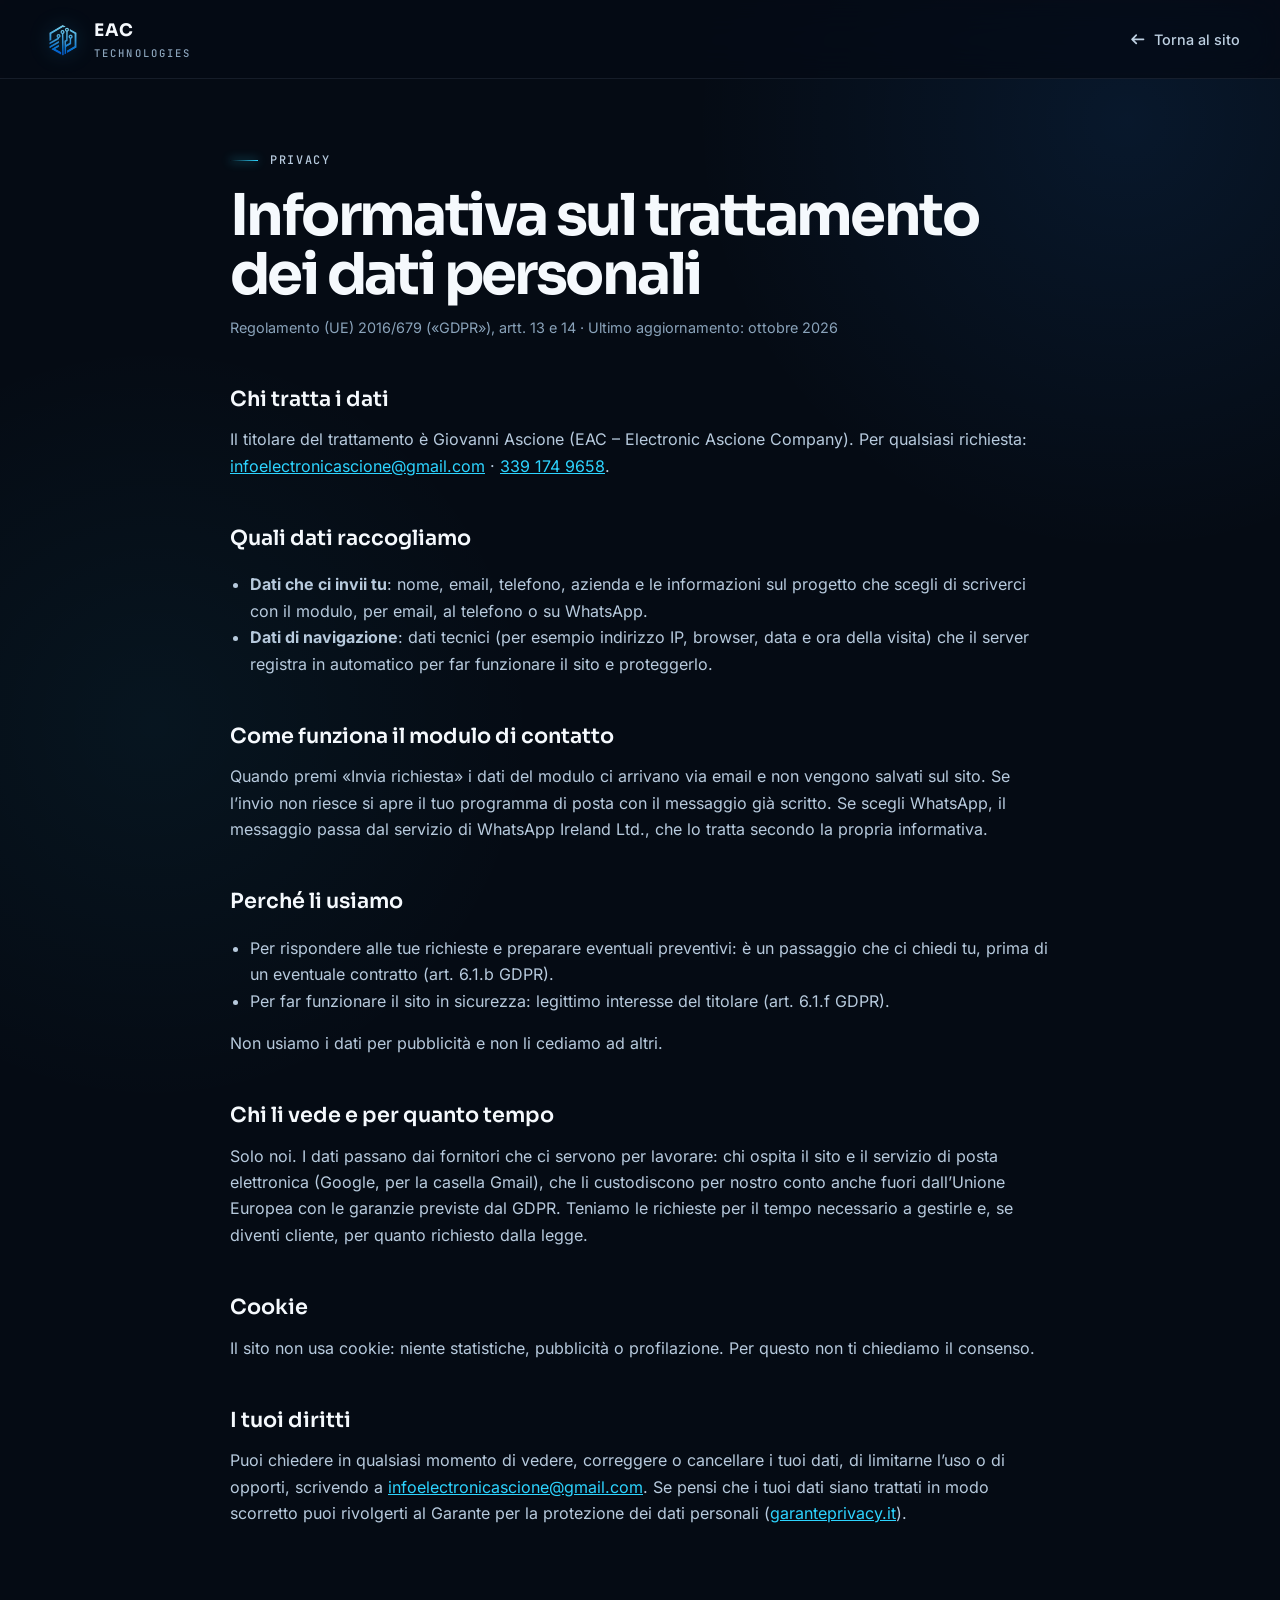
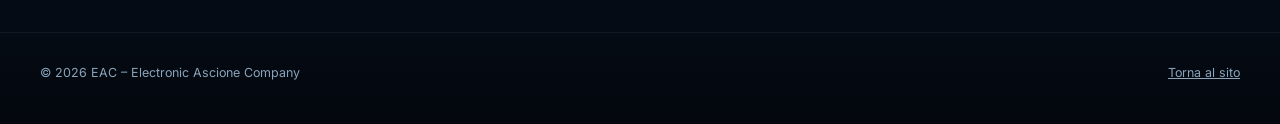
<file: privacy.html>
<!doctype html>
<html lang="it">
<head>
  <meta charset="utf-8">
  <script>document.documentElement.classList.add('js')</script>
  <meta name="viewport" content="width=device-width, initial-scale=1">
  <meta name="theme-color" content="#050b14">
  <title>Informativa privacy | EAC Technologies</title>
  <meta name="description" content="Come EAC Technologies tratta i dati di chi la contatta dal sito.">
  <link rel="canonical" href="https://eacweb.vercel.app/privacy.html">
  <link rel="icon" type="image/png" href="media/favicon.png">
  <link rel="apple-touch-icon" href="media/apple-touch-icon.png">
  <link rel="stylesheet" href="assets/fonts.css?v=1">
  <link rel="stylesheet" href="assets/style.css?v=2">
</head>
<body>
  <svg width="0" height="0" style="position:absolute" aria-hidden="true" focusable="false">
    <symbol id="arrow-left" viewBox="0 0 16 16"><path d="M14 8H3M7 4L3 8l4 4"/></symbol>
  </svg>

  <header class="topbar scrolled solid" id="topbar">
    <div class="shell nav">
      <a class="brand" href="./" aria-label="EAC Technologies, torna al sito">
        <img src="media/eac-mark.png" alt="" width="42" height="39">
        <span class="brand-copy"><strong>EAC</strong><span>Technologies</span></span>
      </a>
      <a class="back-link" href="./"><svg class="ico"><use href="#arrow-left"/></svg>Torna al sito</a>
    </div>
  </header>

  <main class="legal">
    <div class="shell">
      <p class="kicker">Privacy</p>
      <h1>Informativa sul trattamento dei dati personali</h1>
      <p class="updated">Regolamento (UE) 2016/679 («GDPR»), artt. 13 e 14 · Ultimo aggiornamento: ottobre 2026</p>

      <h2>Chi tratta i dati</h2>
      <!-- DA COMPLETARE: indirizzo; P.IVA quando ci sarà -->
      <p>Il titolare del trattamento è Giovanni Ascione (EAC – Electronic Ascione Company). Per qualsiasi richiesta: <a href="mailto:infoelectronicascione@gmail.com">infoelectronicascione@gmail.com</a> · <a href="tel:+393391749658">339 174 9658</a>.</p>

      <h2>Quali dati raccogliamo</h2>
      <ul>
        <li><strong>Dati che ci invii tu</strong>: nome, email, telefono, azienda e le informazioni sul progetto che scegli di scriverci con il modulo, per email, al telefono o su WhatsApp.</li>
        <li><strong>Dati di navigazione</strong>: dati tecnici (per esempio indirizzo IP, browser, data e ora della visita) che il server registra in automatico per far funzionare il sito e proteggerlo.</li>
      </ul>

      <h2>Come funziona il modulo di contatto</h2>
      <p>Quando premi «Invia richiesta» i dati del modulo ci arrivano via email e non vengono salvati sul sito. Se l’invio non riesce si apre il tuo programma di posta con il messaggio già scritto. Se scegli WhatsApp, il messaggio passa dal servizio di WhatsApp Ireland Ltd., che lo tratta secondo la propria informativa.</p>

      <h2>Perché li usiamo</h2>
      <ul>
        <li>Per rispondere alle tue richieste e preparare eventuali preventivi: è un passaggio che ci chiedi tu, prima di un eventuale contratto (art. 6.1.b GDPR).</li>
        <li>Per far funzionare il sito in sicurezza: legittimo interesse del titolare (art. 6.1.f GDPR).</li>
      </ul>
      <p>Non usiamo i dati per pubblicità e non li cediamo ad altri.</p>

      <h2>Chi li vede e per quanto tempo</h2>
      <p>Solo noi. I dati passano dai fornitori che ci servono per lavorare: chi ospita il sito e il servizio di posta elettronica (Google, per la casella Gmail), che li custodiscono per nostro conto anche fuori dall’Unione Europea con le garanzie previste dal GDPR. Teniamo le richieste per il tempo necessario a gestirle e, se diventi cliente, per quanto richiesto dalla legge.</p>

      <h2>Cookie</h2>
      <p>Il sito non usa cookie: niente statistiche, pubblicità o profilazione. Per questo non ti chiediamo il consenso.</p>

      <h2>I tuoi diritti</h2>
      <p>Puoi chiedere in qualsiasi momento di vedere, correggere o cancellare i tuoi dati, di limitarne l’uso o di opporti, scrivendo a <a href="mailto:infoelectronicascione@gmail.com">infoelectronicascione@gmail.com</a>. Se pensi che i tuoi dati siano trattati in modo scorretto puoi rivolgerti al Garante per la protezione dei dati personali (<a href="https://www.garanteprivacy.it" target="_blank" rel="noopener">garanteprivacy.it</a>).</p>
    </div>
  </main>

  <footer class="ftr legal-ftr">
    <div class="shell">
      <div class="footer-legal solo">
        <span>© <span id="year">2026</span> EAC – Electronic Ascione Company</span>
        <a href="./">Torna al sito</a>
      </div>
    </div>
  </footer>

  <script src="assets/app.js?v=2"></script>
</body>
</html>
</file>
<file: assets/fonts.css>
/* Caratteri ospitati sul sito (SIL Open Font License): Sora, Inter, JetBrains Mono - solo latin e latin-ext */
/* latin-ext */
@font-face {
  font-family: 'Inter';
  font-style: normal;
  font-weight: 100 900;
  font-display: swap;
  src: url(fonts/inter-latin-ext.woff2) format('woff2');
  unicode-range: U+0100-02BA, U+02BD-02C5, U+02C7-02CC, U+02CE-02D7, U+02DD-02FF, U+0304, U+0308, U+0329, U+1D00-1DBF, U+1E00-1E9F, U+1EF2-1EFF, U+2020, U+20A0-20AB, U+20AD-20C0, U+2113, U+2C60-2C7F, U+A720-A7FF;
}
/* latin */
@font-face {
  font-family: 'Inter';
  font-style: normal;
  font-weight: 100 900;
  font-display: swap;
  src: url(fonts/inter-latin.woff2) format('woff2');
  unicode-range: U+0000-00FF, U+0131, U+0152-0153, U+02BB-02BC, U+02C6, U+02DA, U+02DC, U+0304, U+0308, U+0329, U+2000-206F, U+20AC, U+2122, U+2191, U+2193, U+2212, U+2215, U+FEFF, U+FFFD;
}
/* latin-ext */
@font-face {
  font-family: 'Sora';
  font-style: normal;
  font-weight: 100 800;
  font-display: swap;
  src: url(fonts/sora-latin-ext.woff2) format('woff2');
  unicode-range: U+0100-02BA, U+02BD-02C5, U+02C7-02CC, U+02CE-02D7, U+02DD-02FF, U+0304, U+0308, U+0329, U+1D00-1DBF, U+1E00-1E9F, U+1EF2-1EFF, U+2020, U+20A0-20AB, U+20AD-20C0, U+2113, U+2C60-2C7F, U+A720-A7FF;
}
/* latin */
@font-face {
  font-family: 'Sora';
  font-style: normal;
  font-weight: 100 800;
  font-display: swap;
  src: url(fonts/sora-latin.woff2) format('woff2');
  unicode-range: U+0000-00FF, U+0131, U+0152-0153, U+02BB-02BC, U+02C6, U+02DA, U+02DC, U+0304, U+0308, U+0329, U+2000-206F, U+20AC, U+2122, U+2191, U+2193, U+2212, U+2215, U+FEFF, U+FFFD;
}
/* latin-ext */
@font-face {
  font-family: 'JetBrains Mono';
  font-style: normal;
  font-weight: 100 800;
  font-display: swap;
  src: url(fonts/jetbrainsmono-latin-ext.woff2) format('woff2');
  unicode-range: U+0100-02BA, U+02BD-02C5, U+02C7-02CC, U+02CE-02D7, U+02DD-02FF, U+0304, U+0308, U+0329, U+1D00-1DBF, U+1E00-1E9F, U+1EF2-1EFF, U+2020, U+20A0-20AB, U+20AD-20C0, U+2113, U+2C60-2C7F, U+A720-A7FF;
}
/* latin */
@font-face {
  font-family: 'JetBrains Mono';
  font-style: normal;
  font-weight: 100 800;
  font-display: swap;
  src: url(fonts/jetbrainsmono-latin.woff2) format('woff2');
  unicode-range: U+0000-00FF, U+0131, U+0152-0153, U+02BB-02BC, U+02C6, U+02DA, U+02DC, U+0304, U+0308, U+0329, U+2000-206F, U+20AC, U+2122, U+2191, U+2193, U+2212, U+2215, U+FEFF, U+FFFD;
}
</file>
<file: assets/style.css>
/* EAC Technologies - grafica del sito (index.html e privacy.html) */
@property --p { syntax: '<number>'; inherits: false; initial-value: 0; }
@property --a { syntax: '<angle>'; inherits: false; initial-value: 0deg; }

:root {
  color-scheme: dark;
  --bg: #050b14;
  --bg2: #07111d;
  --surf: #0b1828;
  --line: #1c3350;
  --line2: #2a4a6a;
  --tx: #f5f9fd;
  --tx2: #b4c7d9;
  --mute: #8aa3ba;
  --acc: #2dd4ff;
  --acc-soft: #8ee9ff;
  --acc2: #248bff;
  --ok: #49e6a1;
  --wa: #25d366;
  --grad: linear-gradient(95deg, #a6f2ff, #2dd4ff 38%, #248bff 95%);
  --btn: linear-gradient(135deg, #6ee6ff, #2dd4ff 45%, #1aa6d7);
  --ff-d: 'Sora', ui-sans-serif, system-ui, -apple-system, "Segoe UI", sans-serif;
  --ff-b: 'Inter', ui-sans-serif, system-ui, -apple-system, "Segoe UI", sans-serif;
  --ff-m: 'JetBrains Mono', ui-monospace, SFMono-Regular, Consolas, monospace;
  --ez: cubic-bezier(.16, 1, .3, 1);
  --ez2: cubic-bezier(.76, 0, .24, 1);
  --max: 1200px;
  --radius: 22px;
  --hh: 78px;
}

* { box-sizing: border-box; }
html { scroll-behavior: smooth; }
body {
  margin: 0;
  min-width: 320px;
  background:
    radial-gradient(circle at 88% 7%, rgba(36, 139, 255, .10), transparent 27rem),
    radial-gradient(circle at 12% 42%, rgba(45, 212, 255, .05), transparent 24rem),
    var(--bg);
  color: var(--tx);
  font: 400 1rem/1.65 var(--ff-b);
  -webkit-font-smoothing: antialiased;
  overflow-x: hidden;
}
a { color: inherit; }
img { max-width: 100%; }
button, a { -webkit-tap-highlight-color: transparent; }
:focus-visible { outline: 3px solid var(--acc); outline-offset: 4px; }
h1, h2, h3, p { margin-top: 0; }
h1, h2, h3 { font-family: var(--ff-d); }
h1 em, h2 em { font-style: normal; background: var(--grad); -webkit-background-clip: text; background-clip: text; color: transparent; }
::selection { background: rgba(45, 212, 255, .3); }

.ico { width: 1.15em; height: 1.15em; flex: 0 0 auto; fill: none; stroke: currentColor; stroke-width: 1.7; stroke-linecap: round; stroke-linejoin: round; vertical-align: middle; }
.ico.fill { fill: currentColor; stroke: none; }

.skip-link { position: absolute; left: 16px; top: -64px; z-index: 300; padding: 10px 16px; border-radius: 10px; background: var(--acc); color: #021019; font-weight: 700; text-decoration: none; transition: top .2s ease; }
.skip-link:focus { top: 12px; }

.shell { width: min(calc(100% - 48px), var(--max)); margin-inline: auto; }

.kicker { display: inline-flex; align-items: center; gap: 12px; margin: 0; color: var(--acc); font: 500 .74rem/1.4 var(--ff-m); letter-spacing: .14em; text-transform: uppercase; }
.kicker::before { content: ""; width: 28px; height: 1px; background: linear-gradient(90deg, transparent, var(--acc)); box-shadow: 0 0 10px var(--acc); }

/* pulsanti */
.button {
  position: relative;
  display: inline-flex;
  align-items: center;
  justify-content: center;
  gap: .6em;
  min-height: 48px;
  padding: 0 1.4em;
  border: 1px solid transparent;
  border-radius: 999px;
  background: var(--btn);
  color: #021019;
  font: 600 .95rem/1 var(--ff-d);
  letter-spacing: -.005em;
  text-decoration: none;
  white-space: nowrap;
  overflow: hidden;
  box-shadow: 0 14px 34px -14px rgba(45, 212, 255, .8);
  transform: translate3d(var(--magx, 0px), var(--magy, 0px), 0);
  transition: transform .35s var(--ez), box-shadow .3s, background .3s, border-color .3s, color .3s;
}
.button::after { content: ""; position: absolute; inset: 0; background: linear-gradient(110deg, transparent 30%, rgba(255, 255, 255, .5) 50%, transparent 70%); transform: translateX(-120%); transition: transform .8s var(--ez); pointer-events: none; }
.button:hover::after { transform: translateX(120%); }
.button:hover { box-shadow: 0 18px 44px -12px rgba(45, 212, 255, .95); }
.button .ico { width: 1em; height: 1em; transition: transform .35s var(--ez); }
.button:hover .ico { transform: translateX(4px); }
.button.ghost { background: rgba(255, 255, 255, .03); border-color: var(--line2); color: var(--tx); box-shadow: none; backdrop-filter: blur(8px); }
.button.ghost::after { display: none; }
.button.ghost:hover { border-color: var(--acc); background: rgba(45, 212, 255, .07); }
.button.sm { min-height: 42px; padding: 0 1.15em; font-size: .86rem; }
.button.lg { min-height: 54px; padding: 0 1.7em; font-size: 1rem; }

/* comparsa allo scorrimento */
html.js [data-reveal] { opacity: 0; transform: translateY(32px); transition: opacity .9s var(--ez) var(--rd, 0s), transform 1.1s var(--ez) var(--rd, 0s); }
html.js [data-reveal].in { opacity: 1; transform: none; }

/* introduzione (solo alla prima visita) */
.loader { display: none; }
html.intro .loader { position: fixed; inset: 0; z-index: 200; display: grid; place-items: center; background: var(--bg); transition: transform 1s var(--ez2); animation: loaderSafety .01s 4s forwards; }
html.intro .loader.out { transform: translateY(-100%); }
@keyframes loaderSafety { to { visibility: hidden; } }
.loader-in { width: min(260px, 70vw); text-align: center; }
.loader-in img { display: block; width: 74px; height: auto; margin: 0 auto 28px; filter: drop-shadow(0 0 22px rgba(45, 212, 255, .45)); animation: breathe 1.6s ease-in-out infinite; }
.loader-bar { height: 2px; overflow: hidden; border-radius: 2px; background: var(--line); }
.loader-bar i { display: block; height: 100%; background: var(--grad); transform: scaleX(0); transform-origin: left; box-shadow: 0 0 12px var(--acc); }
.loader-txt { display: flex; justify-content: space-between; margin-top: 12px; color: var(--mute); font: 500 .72rem var(--ff-m); letter-spacing: .14em; text-transform: uppercase; }
.loader-txt b { color: var(--acc); font-weight: 500; }
@keyframes breathe { 50% { transform: scale(1.06); filter: drop-shadow(0 0 34px rgba(45, 212, 255, .7)); } }

.progress { position: fixed; top: 0; left: 0; right: 0; z-index: 60; height: 2px; pointer-events: none; }
.progress i { display: block; height: 100%; background: var(--grad); transform: scaleX(0); transform-origin: left; box-shadow: 0 0 10px rgba(45, 212, 255, .6); }

/* barra in alto */
.topbar { position: fixed; top: 0; left: 0; right: 0; z-index: 50; border-bottom: 1px solid transparent; transition: background .4s, border-color .4s, backdrop-filter .4s; }
.topbar.scrolled { background: rgba(5, 11, 20, .8); border-color: rgba(147, 171, 195, .12); backdrop-filter: blur(18px) saturate(140%); }
.nav { min-height: var(--hh); display: flex; align-items: center; gap: 28px; }
.brand { display: inline-flex; align-items: center; gap: 12px; margin-right: auto; text-decoration: none; }
.brand img { width: 42px; height: 42px; object-fit: contain; filter: drop-shadow(0 0 10px rgba(45, 212, 255, .25)); transition: transform .6s var(--ez); }
.brand:hover img { transform: rotate(-8deg) scale(1.05); }
.brand-copy { display: grid; line-height: 1.05; }
.brand-copy strong { font: 700 1.08rem var(--ff-d); letter-spacing: .06em; }
.brand-copy span { margin-top: 5px; color: var(--mute); font: 500 .66rem var(--ff-m); letter-spacing: .2em; text-transform: uppercase; }
.nav-links { position: relative; display: flex; align-items: center; gap: 26px; }
.nav-links a { position: relative; padding: 10px 0; color: #bed0e1; font: 500 .9rem/1 var(--ff-b); text-decoration: none; transition: color .25s; }
.nav-links a:hover, .nav-links a.active { color: var(--tx); }
.nav-ind { position: absolute; left: 0; bottom: 0; width: 0; height: 2px; border-radius: 2px; background: var(--grad); box-shadow: 0 0 10px var(--acc); opacity: 0; transition: transform .5s var(--ez), width .5s var(--ez), opacity .3s; pointer-events: none; }
.burger { position: relative; display: none; width: 46px; height: 46px; flex: 0 0 auto; border: 1px solid var(--line2); border-radius: 50%; background: rgba(255, 255, 255, .03); cursor: pointer; }
.burger i { position: absolute; left: 14px; right: 14px; height: 2px; border-radius: 2px; background: var(--tx); transition: transform .4s var(--ez), top .4s var(--ez); }
.burger i:first-child { top: 18px; }
.burger i:last-child { top: 26px; }
.burger[aria-expanded="true"] i:first-child { top: 22px; transform: rotate(45deg); }
.burger[aria-expanded="true"] i:last-child { top: 22px; transform: rotate(-45deg); }

.mnav { position: fixed; inset: 0; z-index: 45; display: flex; flex-direction: column; justify-content: space-between; gap: 28px; padding: calc(var(--hh) + 20px) 24px 28px; overflow-y: auto; background: rgba(5, 11, 20, .97); backdrop-filter: blur(20px); opacity: 0; visibility: hidden; transition: opacity .35s var(--ez), visibility 0s .35s; }
.mnav.open { opacity: 1; visibility: visible; transition: opacity .35s var(--ez); }
.mnav-links { display: grid; }
.mnav-links a { display: flex; align-items: baseline; gap: 14px; padding: 12px 0; border-bottom: 1px solid rgba(147, 171, 195, .1); color: var(--tx); font: 600 clamp(1.5rem, 7vw, 2.2rem)/1.1 var(--ff-d); letter-spacing: -.02em; text-decoration: none; opacity: 0; transform: translateY(14px); transition: opacity .5s var(--ez), transform .6s var(--ez), color .2s; }
.mnav-links a:hover { color: var(--acc); }
.mnav-links span { color: var(--acc); font: 500 .72rem var(--ff-m); letter-spacing: .1em; }
.mnav.open .mnav-links a { opacity: 1; transform: none; }
.mnav.open .mnav-links a:nth-child(2) { transition-delay: .04s; }
.mnav.open .mnav-links a:nth-child(3) { transition-delay: .08s; }
.mnav.open .mnav-links a:nth-child(4) { transition-delay: .12s; }
.mnav.open .mnav-links a:nth-child(5) { transition-delay: .16s; }
.mnav.open .mnav-links a:nth-child(6) { transition-delay: .2s; }
.mnav.open .mnav-links a:nth-child(7) { transition-delay: .24s; }
.mnav-foot { display: grid; gap: 12px; }
.mnav-foot a { display: inline-flex; align-items: center; gap: 10px; color: var(--tx2); font-size: .95rem; text-decoration: none; overflow-wrap: anywhere; }
.mnav-foot .ico { color: var(--acc); }

/* apertura */
.hero { position: relative; min-height: 100vh; min-height: 100svh; display: flex; align-items: center; padding: calc(var(--hh) + 48px) 0 120px; overflow: hidden; isolation: isolate; }
.hero-net { position: absolute; inset: 0; z-index: -1; width: 100%; height: 100%; -webkit-mask-image: radial-gradient(ellipse 85% 75% at 68% 45%, #000 35%, transparent 100%); mask-image: radial-gradient(ellipse 85% 75% at 68% 45%, #000 35%, transparent 100%); }
.hero-glow { position: absolute; inset: 0; z-index: -2; background: radial-gradient(900px 620px at 76% 40%, rgba(36, 139, 255, .22), transparent 62%), radial-gradient(700px 500px at 6% 96%, rgba(45, 212, 255, .10), transparent 60%); }
.hero::after { content: ""; position: absolute; left: 0; right: 0; bottom: 0; z-index: -1; height: 180px; background: linear-gradient(transparent, var(--bg)); pointer-events: none; }
.hero-grid { display: grid; grid-template-columns: 1.08fr .92fr; align-items: center; gap: clamp(40px, 6vw, 88px); }
.hero-t { margin: 24px 0 26px; font: 700 clamp(2.6rem, calc(6.4vw - 6px), 4.85rem)/.98 var(--ff-d); letter-spacing: -.045em; }
.hero-t .ln { display: block; overflow: hidden; padding-bottom: .1em; margin-bottom: -.06em; }
.hero-t .ln > span { display: inline-block; }
.hero-t .ln:last-child > span { padding-right: .05em; background: var(--grad); -webkit-background-clip: text; background-clip: text; color: transparent; filter: drop-shadow(0 0 30px rgba(45, 212, 255, .18)); }
.hero-lead { max-width: 34em; color: var(--tx2); font-size: clamp(1.06rem, 1.4vw, 1.22rem); }
.hero-actions { display: flex; flex-wrap: wrap; gap: 12px; margin-top: 34px; }
.hero-notes { display: flex; flex-wrap: wrap; gap: 10px; margin: 30px 0 0; padding: 0; list-style: none; }
.hero-notes li { display: inline-flex; align-items: center; gap: 8px; padding: 7px 13px; border: 1px solid rgba(147, 171, 195, .16); border-radius: 999px; background: rgba(255, 255, 255, .025); color: var(--tx2); font-size: .82rem; }
.hero-notes li::before { content: ""; width: 6px; height: 6px; border-radius: 50%; background: var(--ok); box-shadow: 0 0 10px var(--ok); }
html.js .hero-t .ln > span { transform: translateY(110%); animation: up 1.15s var(--ez) forwards; animation-delay: calc(var(--d) + .15s); }
html.js .hero-k, html.js .hero-lead, html.js .hero-actions, html.js .hero-notes, html.js .hero-visual, html.js .scroll-cue { opacity: 0; animation: fadeUp 1s var(--ez) forwards; }
html.js .hero-k { animation-delay: .05s; }
html.js .hero-lead { animation-delay: .45s; }
html.js .hero-actions { animation-delay: .6s; }
html.js .hero-notes { animation-delay: .75s; }
html.js .hero-visual { animation-delay: .35s; animation-duration: 1.4s; }
html.js .scroll-cue { animation-delay: 1.2s; }
html.intro .hero-t .ln > span { animation-delay: calc(var(--d) + 1.25s); }
html.intro .hero-k { animation-delay: 1.15s; }
html.intro .hero-lead { animation-delay: 1.55s; }
html.intro .hero-actions { animation-delay: 1.7s; }
html.intro .hero-notes { animation-delay: 1.85s; }
html.intro .hero-visual { animation-delay: 1.45s; }
html.intro .scroll-cue { animation-delay: 2.3s; }
@keyframes up { to { transform: none; } }
@keyframes fadeUp { from { opacity: 0; transform: translateY(20px); } to { opacity: 1; transform: none; } }

.system-card {
  position: relative;
  min-height: 520px;
  border: 1px solid var(--line2);
  border-radius: 28px;
  overflow: hidden;
  background:
    linear-gradient(rgba(45, 212, 255, .04) 1px, transparent 1px),
    linear-gradient(90deg, rgba(45, 212, 255, .04) 1px, transparent 1px),
    radial-gradient(circle at 50% 55%, rgba(45, 212, 255, .10), transparent 55%),
    linear-gradient(145deg, rgba(16, 41, 66, .95), rgba(7, 17, 30, .98));
  background-size: 32px 32px, 32px 32px, auto, auto;
  box-shadow: 0 40px 100px -24px rgba(0, 0, 0, .65), 0 0 0 1px rgba(45, 212, 255, .05), inset 0 1px 0 rgba(255, 255, 255, .04);
  transform: perspective(1100px) rotateX(var(--rx, 0deg)) rotateY(var(--ry, 0deg));
  transition: transform .7s var(--ez);
}
.card-top { position: absolute; inset: 0 0 auto; z-index: 2; height: 50px; display: flex; align-items: center; gap: 7px; padding: 0 20px; border-bottom: 1px solid rgba(147, 171, 195, .12); background: rgba(5, 11, 20, .5); }
.card-top i { width: 7px; height: 7px; border-radius: 50%; background: #35526d; }
.card-top i:first-child { background: var(--acc); box-shadow: 0 0 11px rgba(45, 212, 255, .8); }
.card-top b { margin-left: 10px; color: var(--mute); font: 500 .68rem var(--ff-m); letter-spacing: .12em; }
.card-top span { display: inline-flex; align-items: center; gap: 8px; margin-left: auto; color: var(--ok); font: 600 .68rem var(--ff-m); letter-spacing: .12em; }
.card-top span::before { content: ""; width: 7px; height: 7px; border-radius: 50%; background: var(--ok); box-shadow: 0 0 10px var(--ok); animation: blink 2s ease-in-out infinite; }
.diagram { position: absolute; inset: 50px 0 0; }
.diagram::before, .diagram::after { content: ""; position: absolute; left: 50%; top: 50%; border: 1px solid rgba(45, 212, 255, .16); border-radius: 50%; transform: translate(-50%, -50%); }
.diagram::before { width: 300px; height: 300px; }
.diagram::after { width: 410px; height: 410px; border-style: dashed; animation: spin 35s linear infinite; }
.links { position: absolute; inset: 0; width: 100%; height: 100%; overflow: visible; }
.links path { fill: none; stroke: rgba(45, 212, 255, .3); stroke-width: .3; }
.links .pulse { stroke: var(--acc); stroke-width: .9; stroke-linecap: round; stroke-dasharray: 4 96; stroke-dashoffset: 100; animation: travel 2.6s linear infinite; }
.links .pulse:nth-of-type(6) { animation-delay: .65s; }
.links .pulse:nth-of-type(7) { animation-delay: 1.3s; }
.links .pulse:nth-of-type(8) { animation-delay: 1.95s; }
@keyframes travel { to { stroke-dashoffset: 0; } }
.core {
  position: absolute;
  left: 50%;
  top: 50%;
  z-index: 1;
  width: 148px;
  height: 148px;
  display: grid;
  place-items: center;
  border: 1px solid var(--line-bright, rgba(45, 212, 255, .46));
  border-radius: 34px;
  transform: translate(-50%, -50%) rotate(45deg);
  background: linear-gradient(145deg, #123454, #081523);
  box-shadow: 0 0 0 13px rgba(45, 212, 255, .035), 0 0 60px rgba(45, 212, 255, .18);
}
.core::before { content: ""; position: absolute; inset: -9px; border: 2px solid transparent; border-radius: 40px; background: conic-gradient(from var(--a), transparent 0 62%, var(--acc) 82%, transparent 100%) border-box; -webkit-mask: linear-gradient(#000 0 0) padding-box, linear-gradient(#000 0 0); -webkit-mask-composite: xor; mask-composite: exclude; animation: rotA 3.6s linear infinite; }
.core img { width: 82px; height: auto; transform: rotate(-45deg); filter: drop-shadow(0 0 16px rgba(45, 212, 255, .35)); }
.node { position: absolute; z-index: 1; min-width: 132px; padding: 13px 15px; border: 1px solid #274560; border-radius: 14px; background: rgba(9, 25, 42, .94); box-shadow: 0 14px 30px rgba(0, 0, 0, .3); }
.node b { display: block; font: 600 .84rem var(--ff-d); letter-spacing: .01em; }
.node small { color: var(--mute); font-size: .68rem; }
.node::before { content: ""; display: inline-block; width: 7px; height: 7px; margin-right: 7px; border-radius: 2px; background: var(--acc); box-shadow: 0 0 10px rgba(45, 212, 255, .55); animation: nodePulse 3.2s ease-in-out infinite; }
.n1 { left: 6%; top: 15%; }
.n2 { right: 5%; top: 17%; }
.n3 { left: 5%; bottom: 15%; }
.n4 { right: 6%; bottom: 12%; }
.n2::before { animation-delay: .8s; }
.n3::before { animation-delay: 1.6s; }
.n4::before { animation-delay: 2.4s; }
@keyframes nodePulse { 0%, 60%, 100% { transform: none; box-shadow: 0 0 10px rgba(45, 212, 255, .55); } 75% { transform: scale(1.5); box-shadow: 0 0 18px var(--acc); } }
@keyframes spin { to { transform: translate(-50%, -50%) rotate(360deg); } }
@keyframes rotA { to { --a: 360deg; } }
@keyframes blink { 50% { opacity: .35; } }

.scroll-cue { position: absolute; left: 50%; bottom: 26px; display: grid; justify-items: center; gap: 10px; color: var(--mute); font: 500 .64rem var(--ff-m); letter-spacing: .24em; text-transform: uppercase; text-decoration: none; translate: -50% 0; }
.scroll-cue i { position: relative; width: 1px; height: 46px; overflow: hidden; background: rgba(147, 171, 195, .2); }
.scroll-cue i::after { content: ""; position: absolute; left: 0; top: -40%; width: 1px; height: 40%; background: var(--acc); box-shadow: 0 0 8px var(--acc); animation: drip 1.9s var(--ez2) infinite; }
@keyframes drip { to { top: 100%; } }

/* striscia scorrevole */
.marquee { overflow: hidden; padding: 24px 0; border-block: 1px solid rgba(147, 171, 195, .1); background: var(--bg2); -webkit-mask-image: linear-gradient(90deg, transparent, #000 7%, #000 93%, transparent); mask-image: linear-gradient(90deg, transparent, #000 7%, #000 93%, transparent); }
.mq-track { display: flex; align-items: center; width: max-content; animation: mq 42s linear infinite; }
.mq-track > * { margin-right: 34px; }
.mq-track span { color: var(--tx); font: 600 clamp(1.25rem, 2.5vw, 2rem)/1.1 var(--ff-d); letter-spacing: -.02em; white-space: nowrap; }
.mq-track span:nth-of-type(even) { color: transparent; -webkit-text-stroke: 1px rgba(180, 199, 217, .5); }
.mq-track .ico { width: 20px; height: 20px; color: var(--acc); filter: drop-shadow(0 0 8px var(--acc)); }
.marquee:hover .mq-track { animation-play-state: paused; }
@keyframes mq { to { transform: translateX(-50%); } }

/* sezioni */
section { position: relative; padding: 120px 0; }
section[id] { scroll-margin-top: 64px; }
.section-head { display: grid; grid-template-columns: .9fr 1.1fr; gap: 64px; align-items: end; margin-bottom: 52px; }
.section-head h2 { margin: 16px 0 0; font: 700 clamp(2.3rem, 4.2vw, 4.2rem)/1.02 var(--ff-d); letter-spacing: -.045em; }
.section-head > p { max-width: 600px; margin: 0; color: var(--mute); font-size: 1.06rem; }

.spot { isolation: isolate; }
.spot::before { content: ""; position: absolute; inset: 0; z-index: -1; background: radial-gradient(420px circle at var(--mx, 50%) var(--my, -30%), rgba(45, 212, 255, .14), transparent 45%); opacity: 0; transition: opacity .4s; pointer-events: none; }
.spot:hover::before { opacity: 1; }

.services-grid { display: grid; grid-template-columns: repeat(3, 1fr); gap: 16px; }
.service-card { position: relative; display: flex; flex-direction: column; min-height: 330px; padding: 28px; overflow: hidden; border: 1px solid var(--line); border-radius: var(--radius); background: linear-gradient(160deg, rgba(15, 36, 59, .88), rgba(7, 17, 29, .94)); color: inherit; text-decoration: none; transition: translate .45s var(--ez), border-color .3s, box-shadow .45s; }
.service-card:hover { translate: 0 -6px; border-color: rgba(45, 212, 255, .45); box-shadow: 0 30px 60px -30px rgba(45, 212, 255, .4); }
.service-card:focus-visible { outline: 2px solid var(--acc); outline-offset: 4px; }
.service-card::after { content: attr(data-code); position: absolute; right: 24px; top: 24px; color: rgba(142, 233, 255, .5); font: 500 .68rem/1 var(--ff-m); letter-spacing: .12em; }
.service-icon { width: 54px; height: 54px; display: grid; place-items: center; border: 1px solid rgba(45, 212, 255, .35); border-radius: 15px; color: var(--acc); background: radial-gradient(circle at 30% 20%, rgba(45, 212, 255, .2), rgba(45, 212, 255, .04)); box-shadow: inset 0 0 18px rgba(45, 212, 255, .08); transition: transform .5s var(--ez), box-shadow .4s; }
.service-icon .ico { width: 26px; height: 26px; stroke-width: 1.6; }
.service-card:hover .service-icon { transform: rotate(-6deg) scale(1.07); box-shadow: inset 0 0 18px rgba(45, 212, 255, .15), 0 0 26px rgba(45, 212, 255, .3); }
.service-card h3 { margin: 38px 0 10px; font-size: 1.3rem; font-weight: 600; line-height: 1.2; letter-spacing: -.02em; }
.service-card p { margin: 0; color: var(--mute); font-size: .95rem; }
.service-card ul { display: flex; flex-wrap: wrap; gap: 7px; margin: 20px 0 0; padding: 0; list-style: none; }
.service-card li { padding: 6px 10px; border: 1px solid rgba(147, 171, 195, .16); border-radius: 999px; color: #abc3d8; font-size: .72rem; }
.service-card .more { display: inline-flex; align-items: center; gap: 6px; margin-top: auto; padding-top: 22px; color: var(--tx2); font: 600 .85rem var(--ff-d); transition: color .3s; }
.service-card .more .ico { width: 14px; height: 14px; transition: transform .35s var(--ez); }
.service-card:hover .more { color: var(--acc); }
.service-card:hover .more .ico { transform: translateX(4px); }

/* sezioni con pannello */
.focus-section { padding: 130px 0; }
.focus-section.alt { background: linear-gradient(180deg, rgba(7, 17, 29, .1), rgba(12, 31, 50, .55) 50%, rgba(7, 17, 29, .1)); border-block: 1px solid rgba(147, 171, 195, .08); }
.focus-grid { display: grid; grid-template-columns: 1fr 1fr; gap: clamp(44px, 7vw, 90px); align-items: center; }
.focus-grid.reverse .focus-copy { order: 2; }
.focus-grid.reverse .focus-visual { order: 1; }
.focus-copy h2 { margin: 18px 0 22px; font: 700 clamp(2.4rem, 4.4vw, 4.3rem)/1 var(--ff-d); letter-spacing: -.045em; }
.focus-copy > p { color: var(--tx2); font-size: 1.05rem; }
.focus-list { display: grid; gap: 16px; margin-top: 32px; }
.focus-item { display: grid; grid-template-columns: 36px 1fr; gap: 14px; align-items: start; }
.focus-item[id] { scroll-margin-top: 110px; }
.focus-item > span { width: 36px; height: 36px; display: grid; place-items: center; border: 1px solid rgba(45, 212, 255, .4); border-radius: 10px; background: rgba(45, 212, 255, .06); color: var(--acc); font: 600 .72rem/1 var(--ff-m); }
.focus-item h3 { margin: 2px 0 4px; font-size: 1.02rem; font-weight: 600; }
.focus-item p { margin: 0; color: var(--mute); font-size: .92rem; }
.focus-visual { position: relative; min-height: 510px; overflow: hidden; border: 1px solid var(--line2); border-radius: 26px; background: radial-gradient(600px 320px at 100% 0%, rgba(45, 212, 255, .09), transparent 60%), linear-gradient(150deg, #0f2942, #07131f); box-shadow: 0 40px 90px -30px rgba(0, 0, 0, .7), inset 0 1px 0 rgba(255, 255, 255, .04); }
.panel-bar { height: 56px; display: flex; align-items: center; justify-content: space-between; padding: 0 20px; border-bottom: 1px solid rgba(147, 171, 195, .14); background: rgba(4, 13, 23, .45); }
.panel-bar b { color: var(--acc); font: 600 .72rem/1 var(--ff-m); letter-spacing: .12em; }
.panel-state { display: inline-flex; align-items: center; gap: 8px; color: var(--ok); font: 600 .68rem var(--ff-m); letter-spacing: .08em; }
.panel-state::before { content: ""; width: 7px; height: 7px; border-radius: 50%; background: var(--ok); box-shadow: 0 0 10px var(--ok); animation: blink 2s ease-in-out infinite; }
.workflow { padding: 28px; }
.workflow-step { position: relative; display: grid; grid-template-columns: 42px 1fr auto; gap: 14px; align-items: center; min-height: 78px; padding: 15px; border: 1px solid #24435f; border-radius: 14px; background: rgba(7, 20, 34, .74); }
.workflow-step + .workflow-step { margin-top: 22px; }
.workflow-step + .workflow-step::before { content: ""; position: absolute; left: 35px; bottom: 100%; width: 1px; height: 23px; background: var(--acc); opacity: .4; }
.workflow-icon { width: 42px; height: 42px; display: grid; place-items: center; border-radius: 10px; background: rgba(45, 212, 255, .1); color: var(--acc); font: 700 .78rem var(--ff-m); }
.workflow-step b { display: block; font: 600 .9rem var(--ff-d); }
.workflow-step small { color: var(--mute); }
.workflow-step em { color: var(--ok); font: 600 .66rem/1 var(--ff-m); font-style: normal; letter-spacing: .06em; }
.panel.live .workflow-step { animation: stepOn 5.6s var(--ez) infinite; }
.panel.live .workflow-step:nth-child(2) { animation-delay: 1.4s; }
.panel.live .workflow-step:nth-child(3) { animation-delay: 2.8s; }
.panel.live .workflow-step:nth-child(4) { animation-delay: 4.2s; }
.panel.live .workflow-step + .workflow-step::after { content: ""; position: absolute; left: 33px; top: -23px; width: 5px; height: 5px; border-radius: 50%; background: var(--acc); box-shadow: 0 0 8px var(--acc); opacity: 0; animation: hop 5.6s linear infinite; }
.panel.live .workflow-step:nth-child(2)::after { animation-delay: 1.15s; }
.panel.live .workflow-step:nth-child(3)::after { animation-delay: 2.55s; }
.panel.live .workflow-step:nth-child(4)::after { animation-delay: 3.95s; }
@keyframes stepOn {
  0% { border-color: #24435f; box-shadow: none; background: rgba(7, 20, 34, .74); }
  6%, 22% { border-color: rgba(45, 212, 255, .65); box-shadow: 0 0 0 1px rgba(45, 212, 255, .18), 0 12px 32px -12px rgba(45, 212, 255, .45); background: rgba(13, 40, 64, .9); }
  34%, 100% { border-color: #24435f; box-shadow: none; background: rgba(7, 20, 34, .74); }
}
@keyframes hop { 0% { opacity: 0; transform: translateY(0); } 1% { opacity: 1; } 6% { opacity: 1; transform: translateY(20px); } 7%, 100% { opacity: 0; transform: translateY(20px); } }
.panel-foot { display: flex; gap: 8px; padding: 0 28px 28px; }
.panel-foot span { flex: 1; padding: 10px; border: 1px solid rgba(147, 171, 195, .15); border-radius: 10px; color: #9fb7cc; font: 500 .68rem var(--ff-m); letter-spacing: .04em; text-align: center; }

.home-panel { padding: 20px; }
.home-status { display: grid; grid-template-columns: 1fr auto; align-items: center; gap: 18px; padding: 20px; border: 1px solid rgba(45, 212, 255, .24); border-radius: 16px; background: linear-gradient(135deg, rgba(45, 212, 255, .1), rgba(36, 139, 255, .04)); }
.home-status small { color: var(--mute); }
.home-status strong { display: block; margin-top: 3px; font: 600 1.12rem var(--ff-d); }
.home-score { position: relative; width: 64px; height: 64px; display: grid; place-items: center; border-radius: 50%; color: var(--acc); font: 700 1.02rem var(--ff-d); }
.home-score::before { --p: 0; content: ""; position: absolute; inset: 0; border-radius: 50%; background: conic-gradient(var(--acc) calc(var(--p) * 1%), rgba(45, 212, 255, .15) 0); -webkit-mask: radial-gradient(farthest-side, transparent calc(100% - 6px), #000 calc(100% - 5px)); mask: radial-gradient(farthest-side, transparent calc(100% - 6px), #000 calc(100% - 5px)); filter: drop-shadow(0 0 6px rgba(45, 212, 255, .45)); transition: --p 1.8s var(--ez) .2s; }
html:not(.js) .home-score::before, .panel.live .home-score::before { --p: var(--to); }
.room-grid { display: grid; grid-template-columns: repeat(2, 1fr); gap: 12px; margin-top: 14px; }
.room { min-height: 118px; padding: 16px; border: 1px solid #24435f; border-radius: 14px; background: rgba(7, 20, 34, .72); transition: border-color .3s; }
.room:hover { border-color: rgba(45, 212, 255, .4); }
.room-top { display: flex; align-items: center; justify-content: space-between; gap: 10px; }
.room-top b { font: 600 .86rem var(--ff-d); }
.toggle { width: 33px; height: 18px; padding: 3px; border-radius: 999px; background: #1c4058; }
.toggle::after { content: ""; display: block; width: 12px; height: 12px; margin-left: 15px; border-radius: 50%; background: var(--acc); box-shadow: 0 0 9px rgba(45, 212, 255, .7); }
.panel.live .toggle::after { animation: toggleOn .7s var(--ez) both; }
.panel.live .room:nth-child(2) .toggle::after { animation-delay: .15s; }
.panel.live .room:nth-child(3) .toggle::after { animation-delay: .3s; }
.panel.live .room:nth-child(4) .toggle::after { animation-delay: .45s; }
@keyframes toggleOn { from { margin-left: 0; background: #5a7a93; box-shadow: none; } }
.room-value { display: block; margin-top: 24px; font: 700 1.4rem var(--ff-d); letter-spacing: -.02em; }
.room small { color: var(--mute); }
.scene-row { display: flex; gap: 8px; margin-top: 14px; }
.scene-row span { flex: 1; padding: 11px 8px; border: 1px solid rgba(147, 171, 195, .16); border-radius: 10px; color: #a9bfd3; font: 500 .7rem var(--ff-m); text-align: center; }
.scene-row span.on { border-color: rgba(45, 212, 255, .5); background: rgba(45, 212, 255, .08); color: var(--tx); }
.live-dot::before { content: ""; display: inline-block; width: 6px; height: 6px; margin-right: 6px; border-radius: 50%; background: #ff4d6d; box-shadow: 0 0 8px #ff4d6d; vertical-align: 1px; animation: blink 1.4s ease-in-out infinite; }

.web-canvas { position: relative; min-height: 454px; padding: 24px; }
.browser-frame { position: absolute; inset: 24px 76px 70px 24px; overflow: hidden; border: 1px solid #2a4a66; border-radius: 16px; background: #07131f; box-shadow: 0 24px 55px rgba(0, 0, 0, .35); }
.browser-head { height: 38px; display: flex; align-items: center; gap: 6px; padding: 0 13px; border-bottom: 1px solid rgba(147, 171, 195, .14); background: #0e2438; }
.browser-head i { width: 7px; height: 7px; border-radius: 50%; background: #34516b; }
.browser-head i:first-child { background: var(--acc); }
.address { position: relative; width: 46%; height: 12px; margin-left: 8px; border-radius: 999px; background: rgba(147, 171, 195, .12); }
.address::after { content: ""; position: absolute; left: 10px; top: 3px; width: 1px; height: 6px; background: var(--acc); animation: blink 1s steps(1) infinite; }
.web-preview { padding: 20px; }
.web-preview-nav { display: flex; align-items: center; justify-content: space-between; }
.web-preview-logo { width: 52px; height: 9px; border-radius: 2px; background: var(--acc); }
.web-preview-menu { display: flex; gap: 6px; }
.web-preview-menu i { width: 24px; height: 5px; border-radius: 999px; background: #29455e; }
.web-preview-hero { display: grid; grid-template-columns: 1.05fr .95fr; gap: 17px; margin-top: 27px; }
.preview-copy strong { display: block; width: 90%; height: 15px; border-radius: 3px; background: #e8f6ff; box-shadow: 0 24px 0 #e8f6ff; }
.preview-copy p { width: 76%; height: 6px; margin-top: 45px; border-radius: 999px; background: #46627a; box-shadow: 0 12px 0 #334e65; }
.preview-btn { display: block; width: 72px; height: 24px; margin-top: 22px; border-radius: 999px; background: var(--btn); box-shadow: 0 0 16px rgba(45, 212, 255, .4); }
.preview-visual { min-height: 135px; border: 1px solid rgba(45, 212, 255, .25); border-radius: 12px; background: radial-gradient(circle at 65% 35%, rgba(45, 212, 255, .26), transparent 36%), linear-gradient(145deg, #123a58, #0b2034); }
.panel.live .preview-visual { animation: glowShift 4s ease-in-out infinite; }
.preview-cards { display: grid; grid-template-columns: repeat(3, 1fr); gap: 8px; margin-top: 24px; }
.preview-cards i { height: 58px; border: 1px solid rgba(147, 171, 195, .14); border-radius: 8px; background: #0c2033; }
.panel.live .preview-cards i { animation: shimmer 2.4s ease-in-out infinite; }
.panel.live .preview-cards i:nth-child(2) { animation-delay: .3s; }
.panel.live .preview-cards i:nth-child(3) { animation-delay: .6s; }
.phone-frame { position: absolute; right: 24px; bottom: 26px; width: 142px; height: 258px; padding: 8px; border: 1px solid #355773; border-radius: 24px; background: #040b12; box-shadow: 0 22px 50px rgba(0, 0, 0, .5); }
.panel.live .phone-frame { animation: float 6s ease-in-out infinite; }
.phone-screen { position: relative; height: 100%; padding: 22px 11px 11px; border-radius: 17px; background: linear-gradient(160deg, #123652, #071522); }
.phone-screen::before { content: ""; position: absolute; top: 9px; left: 50%; width: 37px; height: 5px; border-radius: 99px; background: #1d3345; transform: translateX(-50%); }
.app-title { width: 55px; height: 8px; border-radius: 2px; background: var(--acc); }
.app-metric { margin-top: 18px; padding: 14px 10px; border: 1px solid rgba(45, 212, 255, .22); border-radius: 11px; background: rgba(3, 12, 21, .38); }
.app-metric small { color: var(--mute); font: 500 .5rem var(--ff-m); letter-spacing: .08em; }
.app-metric b { display: block; margin-top: 5px; font: 700 1.15rem var(--ff-d); }
.app-bars { display: flex; align-items: end; gap: 5px; height: 55px; margin-top: 19px; }
.app-bars i { flex: 1; border-radius: 3px 3px 0 0; background: linear-gradient(var(--acc), #1678c9); transform-origin: bottom; }
.app-bars i:nth-child(1) { height: 35%; } .app-bars i:nth-child(2) { height: 68%; } .app-bars i:nth-child(3) { height: 48%; } .app-bars i:nth-child(4) { height: 88%; }
.panel.live .app-bars i { animation: grow 1.4s var(--ez) both; }
.panel.live .app-bars i:nth-child(2) { animation-delay: .12s; }
.panel.live .app-bars i:nth-child(3) { animation-delay: .24s; }
.panel.live .app-bars i:nth-child(4) { animation-delay: .36s; }
@keyframes grow { from { transform: scaleY(.08); } }
@keyframes shimmer { 50% { background: #12304a; } }
@keyframes glowShift { 50% { background-position: 0 0; filter: hue-rotate(-12deg) brightness(1.15); } }
@keyframes float { 50% { transform: translateY(-8px); } }
.tech-row { display: flex; flex-wrap: wrap; gap: 8px; margin-top: 30px; }
.tech-row span { padding: 8px 12px; border: 1px solid rgba(147, 171, 195, .17); border-radius: 999px; color: #aac0d3; font: 500 .7rem var(--ff-m); }

/* come lavoriamo */
.method { background: var(--bg2); border-block: 1px solid rgba(147, 171, 195, .08); }
.method-grid { display: grid; grid-template-columns: .85fr 1.15fr; gap: 80px; }
.method-copy { position: sticky; top: calc(var(--hh) + 40px); align-self: start; }
.method-copy h2 { margin: 18px 0 20px; font: 700 clamp(2.4rem, 4vw, 4rem)/1 var(--ff-d); letter-spacing: -.045em; }
.method-copy p { color: var(--mute); }
.timeline { position: relative; margin: 0; padding: 0; list-style: none; }
.timeline::before, .timeline::after { content: ""; position: absolute; left: 21px; top: 22px; bottom: 22px; width: 2px; border-radius: 2px; }
.timeline::before { background: var(--line); }
.timeline::after { background: linear-gradient(var(--acc), var(--acc2)); box-shadow: 0 0 12px rgba(45, 212, 255, .5); transform: scaleY(var(--p, 0)); transform-origin: top; }
.t-step { position: relative; display: grid; grid-template-columns: 44px 1fr; gap: 24px; padding-bottom: 46px; }
.t-step:last-child { padding-bottom: 0; }
.t-dot { position: relative; z-index: 1; width: 44px; height: 44px; display: grid; place-items: center; border: 1px solid var(--line2); border-radius: 50%; background: var(--bg2); color: var(--mute); font: 600 .76rem var(--ff-m); transition: background .5s var(--ez), color .5s var(--ez), border-color .5s var(--ez), box-shadow .5s var(--ez); }
.t-step.on .t-dot { border-color: var(--acc); background: var(--acc); color: #021019; box-shadow: 0 0 0 6px rgba(45, 212, 255, .12), 0 0 24px rgba(45, 212, 255, .5); }
.t-step h3 { margin: 9px 0 8px; font-size: 1.25rem; font-weight: 600; letter-spacing: -.01em; }
.t-step p { margin: 0; color: var(--mute); }

.care-block { margin-top: 100px; }
.care-head { display: grid; grid-template-columns: .85fr 1.15fr; gap: 64px; align-items: end; }
.care-head h3 { margin: 16px 0 0; font-size: clamp(1.7rem, 2.6vw, 2.4rem); font-weight: 700; line-height: 1.08; letter-spacing: -.035em; }
.care-head > p { max-width: 560px; margin: 0; color: var(--mute); }
.care-grid { display: grid; grid-template-columns: repeat(3, 1fr); gap: 16px; margin-top: 36px; }
.care-card { position: relative; padding: 26px; overflow: hidden; border: 1px solid var(--line); border-radius: 18px; background: rgba(12, 31, 50, .55); transition: border-color .3s, translate .45s var(--ez); }
.care-card:hover { border-color: rgba(45, 212, 255, .4); translate: 0 -4px; }
.care-card::after { content: ""; position: absolute; left: 0; right: 0; top: 0; height: 2px; background: var(--grad); opacity: .8; }
.care-icon { width: 44px; height: 44px; display: grid; place-items: center; margin-bottom: 18px; border-radius: 12px; background: rgba(45, 212, 255, .08); color: var(--acc); }
.care-icon .ico { width: 22px; height: 22px; }
.care-card b { display: block; margin-bottom: 8px; font: 600 1.04rem var(--ff-d); }
.care-card p { margin: 0; color: var(--mute); font-size: .92rem; }

/* per chi */
.audience-grid { display: grid; grid-template-columns: repeat(3, 1fr); gap: 16px; }
.audience-card { position: relative; min-height: 250px; padding: 28px; overflow: hidden; border: 1px solid var(--line); border-radius: 20px; background: linear-gradient(160deg, rgba(13, 32, 54, .8), rgba(7, 17, 29, .9)); transition: border-color .3s, translate .45s var(--ez); }
.audience-card:hover { border-color: rgba(45, 212, 255, .4); translate: 0 -4px; }
.aud-icon { width: 48px; height: 48px; display: grid; place-items: center; border: 1px solid rgba(45, 212, 255, .3); border-radius: 14px; color: var(--acc); background: rgba(45, 212, 255, .06); }
.aud-icon .ico { width: 24px; height: 24px; }
.audience-card .number { position: absolute; right: 26px; top: 30px; color: var(--acc); font: 500 .72rem/1 var(--ff-m); letter-spacing: .08em; }
.audience-card h3 { margin: 44px 0 9px; font-size: 1.25rem; font-weight: 600; }
.audience-card p { margin: 0; color: var(--mute); }

/* chi siamo */
.identity-card { display: grid; grid-template-columns: 1fr 1fr; align-items: center; gap: clamp(36px, 6vw, 80px); padding: clamp(24px, 4vw, 44px); overflow: hidden; border: 1px solid var(--line); border-radius: 28px; background: linear-gradient(145deg, #0c2136, #070f1b); }
.brand-stage { position: relative; min-height: 360px; display: grid; place-items: center; align-content: center; gap: 24px; padding: 40px 28px; overflow: hidden; isolation: isolate; border: 1px solid rgba(45, 212, 255, .18); border-radius: 22px; background: radial-gradient(closest-side at 50% 45%, rgba(36, 139, 255, .3), transparent 78%), linear-gradient(rgba(45, 212, 255, .05) 1px, transparent 1px) 0 0 / 28px 28px, linear-gradient(90deg, rgba(45, 212, 255, .05) 1px, transparent 1px) 0 0 / 28px 28px, #06101c; }
.brand-stage img { width: min(86%, 380px); height: auto; filter: drop-shadow(0 0 28px rgba(45, 212, 255, .28)); }
.orbit { position: absolute; left: 50%; top: 50%; z-index: -1; width: 520px; height: 520px; border: 1px dashed rgba(45, 212, 255, .2); border-radius: 50%; transform: translate(-50%, -50%); animation: spin 40s linear infinite; }
.orbit::before { content: ""; position: absolute; left: 50%; top: -4px; width: 8px; height: 8px; border-radius: 50%; background: var(--acc); box-shadow: 0 0 14px var(--acc); }
.stage-tag { display: inline-flex; align-items: center; gap: 10px; margin: 0; color: var(--acc-soft); font: 500 .72rem var(--ff-m); letter-spacing: .24em; text-transform: uppercase; }
.stage-tag .ico { width: 16px; height: 16px; color: var(--acc); filter: drop-shadow(0 0 6px var(--acc)); }
.identity-copy h2 { margin: 18px 0; font: 700 clamp(2.2rem, 4vw, 3.8rem)/1 var(--ff-d); letter-spacing: -.045em; }
.identity-copy p { margin-bottom: 0; color: var(--mute); }
.identity-points { display: grid; gap: 12px; margin: 28px 0 0; padding: 0; list-style: none; }
.identity-points li { display: flex; align-items: center; gap: 12px; color: var(--tx2); }
.identity-points .ico { width: 20px; height: 20px; color: var(--acc); }

/* contatti */
.contact-wrap {
  position: relative;
  display: grid;
  grid-template-columns: .78fr 1.22fr;
  gap: clamp(36px, 6vw, 70px);
  padding: clamp(34px, 5vw, 64px);
  overflow: hidden;
  border: 1px solid transparent;
  border-radius: 28px;
  background:
    linear-gradient(135deg, #123957, #0a1a2c 64%) padding-box,
    conic-gradient(from var(--a), rgba(45, 212, 255, .15), var(--acc) 12%, rgba(36, 139, 255, .25) 25%, rgba(45, 212, 255, .15) 40%, rgba(45, 212, 255, .15)) border-box;
  box-shadow: 0 30px 80px rgba(0, 0, 0, .34);
  animation: rotA 9s linear infinite;
}
.contact-wrap::after { content: "EAC"; position: absolute; right: -20px; bottom: -82px; color: rgba(255, 255, 255, .025); font: 800 16rem/1 var(--ff-d); letter-spacing: -.08em; pointer-events: none; }
.contact-wrap h2 { max-width: 650px; margin: 16px 0 18px; font: 700 clamp(2.5rem, 4.4vw, 4.4rem)/.98 var(--ff-d); letter-spacing: -.05em; }
.contact-wrap p { max-width: 610px; color: #b7cadd; }
.contact-intro { position: relative; z-index: 1; }
.contact-links { position: relative; z-index: 1; display: grid; gap: 10px; margin-top: 30px; }
.contact-link { display: grid; grid-template-columns: 46px 1fr; align-items: center; gap: 14px; padding: 14px; border: 1px solid rgba(142, 233, 255, .2); border-radius: 16px; background: rgba(3, 12, 21, .35); text-decoration: none; transition: background .25s, border-color .25s, translate .4s var(--ez); }
.contact-link:hover { border-color: var(--acc); background: rgba(3, 12, 21, .6); translate: 4px 0; }
.contact-link i { width: 46px; height: 46px; display: grid; place-items: center; border-radius: 13px; background: var(--btn); color: #03111c; font-style: normal; }
.contact-link i .ico { width: 21px; height: 21px; stroke-width: 1.9; }
.contact-link.whatsapp i { background: linear-gradient(135deg, #5af08f, var(--wa)); }
.contact-link span { color: var(--mute); font: 500 .7rem var(--ff-m); letter-spacing: .08em; text-transform: uppercase; }
.contact-link strong { display: block; font: 600 .98rem var(--ff-d); overflow-wrap: anywhere; }
.project-form { position: relative; z-index: 2; display: grid; grid-template-columns: repeat(2, minmax(0, 1fr)); gap: 17px; padding: clamp(22px, 3vw, 34px); border: 1px solid rgba(142, 233, 255, .2); border-radius: 22px; background: rgba(3, 12, 21, .58); box-shadow: inset 0 1px 0 rgba(255, 255, 255, .03); backdrop-filter: blur(8px); }
.field { display: grid; gap: 8px; }
.field.full { grid-column: 1 / -1; }
.field label { color: #d9e9f5; font: 600 .8rem var(--ff-d); }
.field label span { color: var(--mute); font-weight: 400; }
.field input, .field select, .field textarea { width: 100%; min-height: 50px; padding: 12px 14px; border: 1px solid #2a4a65; border-radius: 12px; background: #081624; color: var(--tx); font: inherit; font-size: 1rem; transition: border-color .2s, box-shadow .2s, background .2s; }
.field textarea { min-height: 135px; resize: vertical; }
.field select { appearance: none; padding-right: 38px; background-image: linear-gradient(45deg, transparent 50%, var(--acc) 50%), linear-gradient(135deg, var(--acc) 50%, transparent 50%); background-position: calc(100% - 19px) 21px, calc(100% - 14px) 21px; background-size: 5px 5px, 5px 5px; background-repeat: no-repeat; }
.field input::placeholder, .field textarea::placeholder { color: #678198; opacity: 1; }
.field input:hover, .field select:hover, .field textarea:hover { border-color: #3a6285; }
.field input:focus, .field select:focus, .field textarea:focus { outline: none; border-color: var(--acc); background: #0a1b2c; box-shadow: 0 0 0 4px rgba(45, 212, 255, .12); }
.field.consent { grid-column: 1 / -1; display: flex; align-items: flex-start; gap: 12px; }
.field.consent input { width: 20px; height: 20px; min-height: 0; flex: 0 0 auto; margin: 2px 0 0; padding: 0; accent-color: var(--acc); cursor: pointer; }
.field.consent label { color: var(--mute); font: 400 .84rem/1.5 var(--ff-b); cursor: pointer; }
.field.consent a { color: var(--acc-soft); }
.hp { position: absolute; left: -9999px; width: 1px; height: 1px; opacity: 0; }
.form-footer { grid-column: 1 / -1; display: flex; align-items: center; justify-content: space-between; gap: 18px; margin-top: 4px; }
.form-note { margin: 0; color: var(--mute); font-size: .76rem; line-height: 1.45; }
.form-buttons { display: flex; flex: 0 0 auto; gap: 10px; }
.form-submit { position: relative; flex: 0 0 auto; display: inline-flex; align-items: center; justify-content: center; gap: 8px; min-height: 52px; padding: 0 24px; overflow: hidden; border: 0; border-radius: 999px; background: var(--btn); color: #021019; font: 600 .95rem var(--ff-d); cursor: pointer; box-shadow: 0 14px 34px -14px rgba(45, 212, 255, .8); transition: box-shadow .3s, opacity .2s, border-color .3s, background .3s; }
.form-submit .ico { width: 1em; height: 1em; transition: transform .35s var(--ez); }
.form-submit:hover { box-shadow: 0 18px 44px -12px rgba(45, 212, 255, .95); }
.form-submit:hover .ico { transform: translateX(4px); }
.form-submit.alt { border: 1px solid var(--line2); background: rgba(16, 41, 66, .62); color: var(--tx); box-shadow: none; }
.form-submit.alt .ico { color: var(--wa); }
.form-submit.alt:hover { border-color: var(--wa); }
.form-submit.alt:hover .ico { transform: none; }
.form-submit[disabled] { opacity: .6; cursor: wait; }
.form-status { grid-column: 1 / -1; display: none; margin: 0; padding: 12px 14px; border: 1px solid rgba(73, 230, 161, .3); border-radius: 12px; background: rgba(73, 230, 161, .08); color: #aaf4d1; font-size: .86rem; }
.form-status.visible { display: block; }

/* footer */
.ftr { position: relative; padding: 72px 0 0; overflow: hidden; border-top: 1px solid rgba(147, 171, 195, .1); background: linear-gradient(180deg, var(--bg), #03070d); }
.footer-main { display: grid; grid-template-columns: 1.4fr 1fr 1fr; gap: 40px; }
.footer-brand { display: inline-flex; align-items: center; gap: 10px; color: var(--tx); font: 700 1rem var(--ff-d); }
.footer-brand img { width: 30px; height: 30px; object-fit: contain; }
.footer-main p { max-width: 360px; margin: 14px 0 0; color: var(--mute); font-size: .88rem; }
.footer-col b { display: block; margin-bottom: 12px; color: var(--tx); font: 500 .7rem var(--ff-m); letter-spacing: .16em; text-transform: uppercase; }
.footer-col a { display: block; width: fit-content; padding: 3px 0; color: var(--mute); font-size: .9rem; text-decoration: none; transition: color .2s; }
.footer-col a:hover { color: var(--acc); }
.footer-legal { display: flex; flex-wrap: wrap; justify-content: space-between; gap: 10px 24px; margin-top: 44px; padding-top: 22px; border-top: 1px solid rgba(147, 171, 195, .12); color: var(--mute); font-size: .78rem; }
.footer-legal a { color: inherit; }
.footer-legal.solo { margin-top: 0; padding-top: 0; border-top: 0; }
.ftr-giant { margin: 26px 0 -.16em; color: transparent; font: 800 clamp(7rem, 30vw, 23rem)/.8 var(--ff-d); letter-spacing: -.07em; text-align: center; white-space: nowrap; background: linear-gradient(180deg, rgba(45, 212, 255, .2), transparent 78%); -webkit-background-clip: text; background-clip: text; -webkit-text-stroke: 1px rgba(142, 233, 255, .14); user-select: none; pointer-events: none; }

.to-top { position: fixed; right: 22px; bottom: 22px; z-index: 35; width: 48px; height: 48px; display: grid; place-items: center; border: 1px solid var(--line2); border-radius: 50%; background: rgba(5, 11, 20, .82); color: var(--tx); backdrop-filter: blur(10px); opacity: 0; visibility: hidden; transform: translateY(10px); transition: opacity .3s, transform .4s var(--ez), visibility 0s .3s, border-color .3s, color .3s; }
.to-top.show { opacity: 1; visibility: visible; transform: none; transition: opacity .3s, transform .4s var(--ez), border-color .3s, color .3s; }
.to-top:hover { border-color: var(--acc); color: var(--acc); }
.to-top .ico { width: 18px; height: 18px; }

.mobile-cta { display: none; }

/* pagina privacy */
.legal { padding: calc(var(--hh) + 64px) 0 90px; }
.legal .shell { max-width: 820px; }
.legal h1 { margin: 18px 0 12px; font: 700 clamp(2.2rem, 6vw, 3.6rem)/1.02 var(--ff-d); letter-spacing: -.045em; }
.legal h2 { margin: 42px 0 10px; font-size: 1.3rem; font-weight: 600; }
.legal p, .legal li { color: #b7cadd; }
.legal ul { padding-left: 20px; }
.legal a { color: var(--acc); }
.legal .updated { color: var(--mute); font-size: .9rem; }
.back-link { display: inline-flex; align-items: center; gap: 8px; color: #bed0e1; font: 500 .9rem var(--ff-b); text-decoration: none; white-space: nowrap; }
.back-link:hover { color: var(--tx); }
.legal-ftr { padding: 30px 0 40px; }

@media (max-width: 1140px) {
  .nav { gap: 14px; }
  .nav-links { display: none; }
  .burger { display: block; }
  .services-grid { grid-template-columns: repeat(2, 1fr); }
  .service-card.featured-service { grid-column: 1 / -1; min-height: 0; }
}

@media (max-width: 900px) {
  :root { --hh: 70px; }
  .nav-cta { display: none; }
  section { padding: 92px 0; }
  .hero { min-height: 0; padding: calc(var(--hh) + 40px) 0 80px; }
  .hero-t { font-size: clamp(2.3rem, 11.5vw, 4.6rem); }
  .hero-grid, .section-head, .method-grid, .contact-wrap, .focus-grid, .identity-card, .care-head { grid-template-columns: 1fr; }
  .section-head, .care-head { gap: 18px; }
  .focus-section { padding: 96px 0; }
  .focus-grid.reverse .focus-copy, .focus-grid.reverse .focus-visual { order: initial; }
  .system-card { min-height: 470px; }
  .scroll-cue { display: none; }
  .method-grid { gap: 48px; }
  .method-copy { position: static; }
  .footer-main { grid-template-columns: 1fr 1fr; }
  .footer-main > :first-child { grid-column: 1 / -1; }
  .to-top { display: none; }
  body.has-cta { padding-bottom: 84px; }
  .mobile-cta { position: fixed; left: 12px; right: 12px; bottom: 12px; z-index: 40; display: grid; grid-template-columns: repeat(3, 1fr); gap: 8px; padding: 8px; border: 1px solid var(--line); border-radius: 18px; background: rgba(5, 11, 20, .92); backdrop-filter: blur(16px); box-shadow: 0 18px 50px rgba(0, 0, 0, .5); }
  .mobile-cta a { min-height: 46px; display: inline-flex; align-items: center; justify-content: center; gap: 7px; border-radius: 12px; background: rgba(16, 41, 66, .8); color: var(--tx); font: 600 .86rem var(--ff-d); text-decoration: none; }
  .mobile-cta a .ico { width: 16px; height: 16px; color: var(--acc); }
  .mobile-cta a.primary { background: var(--btn); color: #021019; }
}

@media (max-width: 650px) {
  .shell { width: min(calc(100% - 28px), var(--max)); }
  .brand-copy span { display: none; }
  .kicker { gap: 10px; font-size: .66rem; letter-spacing: .1em; }
  .kicker::before { width: 20px; }
  .hero-actions .button { flex: 1 1 100%; }
  section { padding: 76px 0; }
  .services-grid, .audience-grid, .care-grid { grid-template-columns: 1fr; }
  .service-card { min-height: 0; padding: 24px; }
  .service-card h3 { margin-top: 30px; }
  .focus-section { padding: 76px 0; }
  .focus-visual { min-height: 485px; }
  .workflow { padding: 20px; }
  .workflow-step { grid-template-columns: 38px 1fr; }
  .workflow-step em { grid-column: 2; }
  .panel-foot { padding: 0 20px 20px; }
  .panel-foot span:last-child { display: none; }
  .home-panel { padding: 14px; }
  .room-grid { grid-template-columns: 1fr; }
  .care-block { margin-top: 70px; }
  .brand-stage { min-height: 280px; }
  .orbit { width: 380px; height: 380px; }
  .web-canvas { min-height: 430px; padding: 14px; }
  .browser-frame { inset: 18px 48px 92px 14px; }
  .phone-frame { right: 14px; bottom: 22px; width: 126px; height: 232px; }
  .web-preview-hero { grid-template-columns: 1fr; }
  .preview-visual { min-height: 95px; }
  .system-card { min-height: 430px; }
  .diagram::before { width: 240px; height: 240px; }
  .diagram::after { width: 340px; height: 340px; }
  .core { width: 118px; height: 118px; border-radius: 27px; }
  .core::before { border-radius: 33px; }
  .core img { width: 64px; }
  .node { min-width: 104px; padding: 10px; }
  .node small { display: none; }
  .n1 { left: 3%; top: 15%; }
  .n2 { right: 3%; top: 18%; }
  .n3 { left: 3%; bottom: 15%; }
  .n4 { right: 3%; bottom: 13%; }
  .contact-wrap { padding: 30px 20px; gap: 32px; }
  .project-form { grid-template-columns: 1fr; padding: 20px 16px; }
  .field.full, .field.consent { grid-column: auto; }
  .form-footer { grid-column: auto; align-items: stretch; flex-direction: column; }
  .form-buttons { flex-direction: column; }
  .form-submit { width: 100%; }
  .form-status { grid-column: auto; }
  .footer-main { grid-template-columns: 1fr; }
  .footer-legal { flex-direction: column; }
}

@media (prefers-reduced-motion: reduce) {
  html { scroll-behavior: auto; }
  *, *::before, *::after { animation-duration: .01ms !important; animation-iteration-count: 1 !important; transition-duration: .01ms !important; }
  html.js [data-reveal] { opacity: 1; transform: none; }
  .mq-track { animation: none; }
}
</file>
